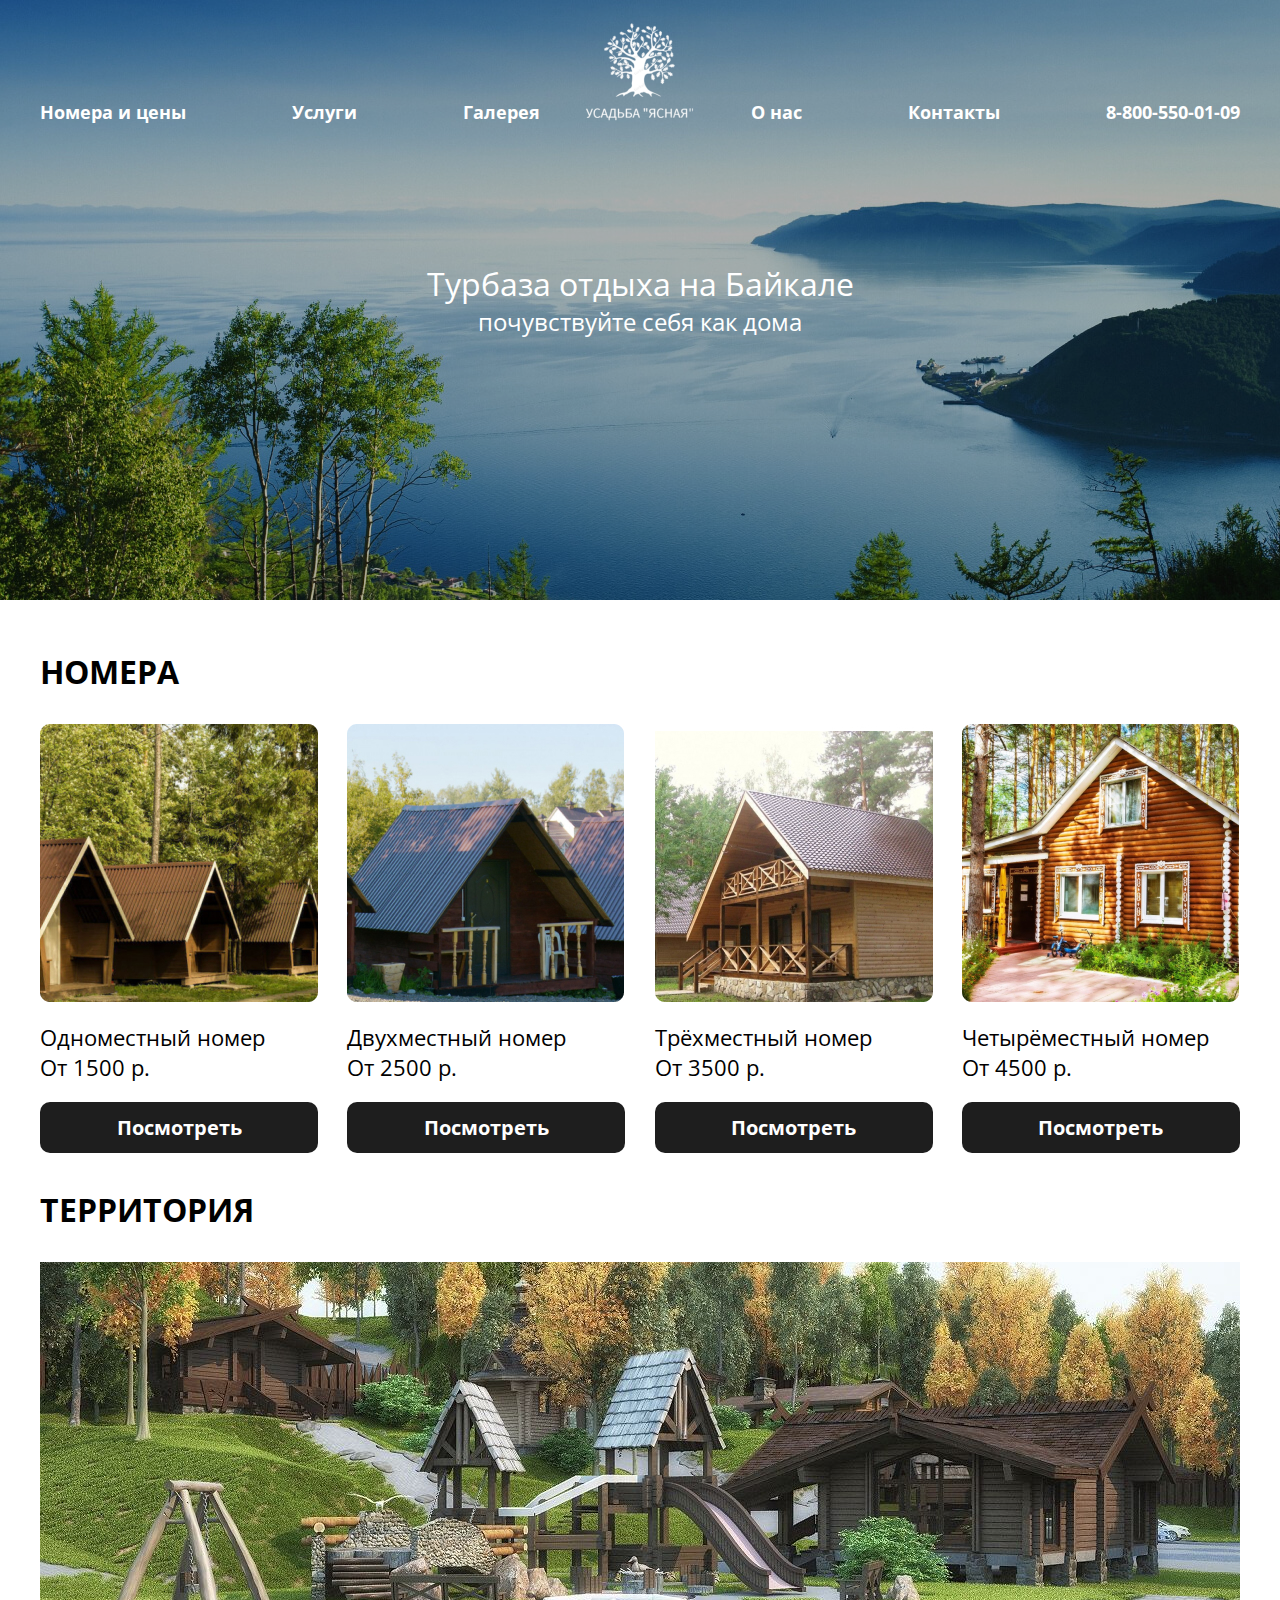
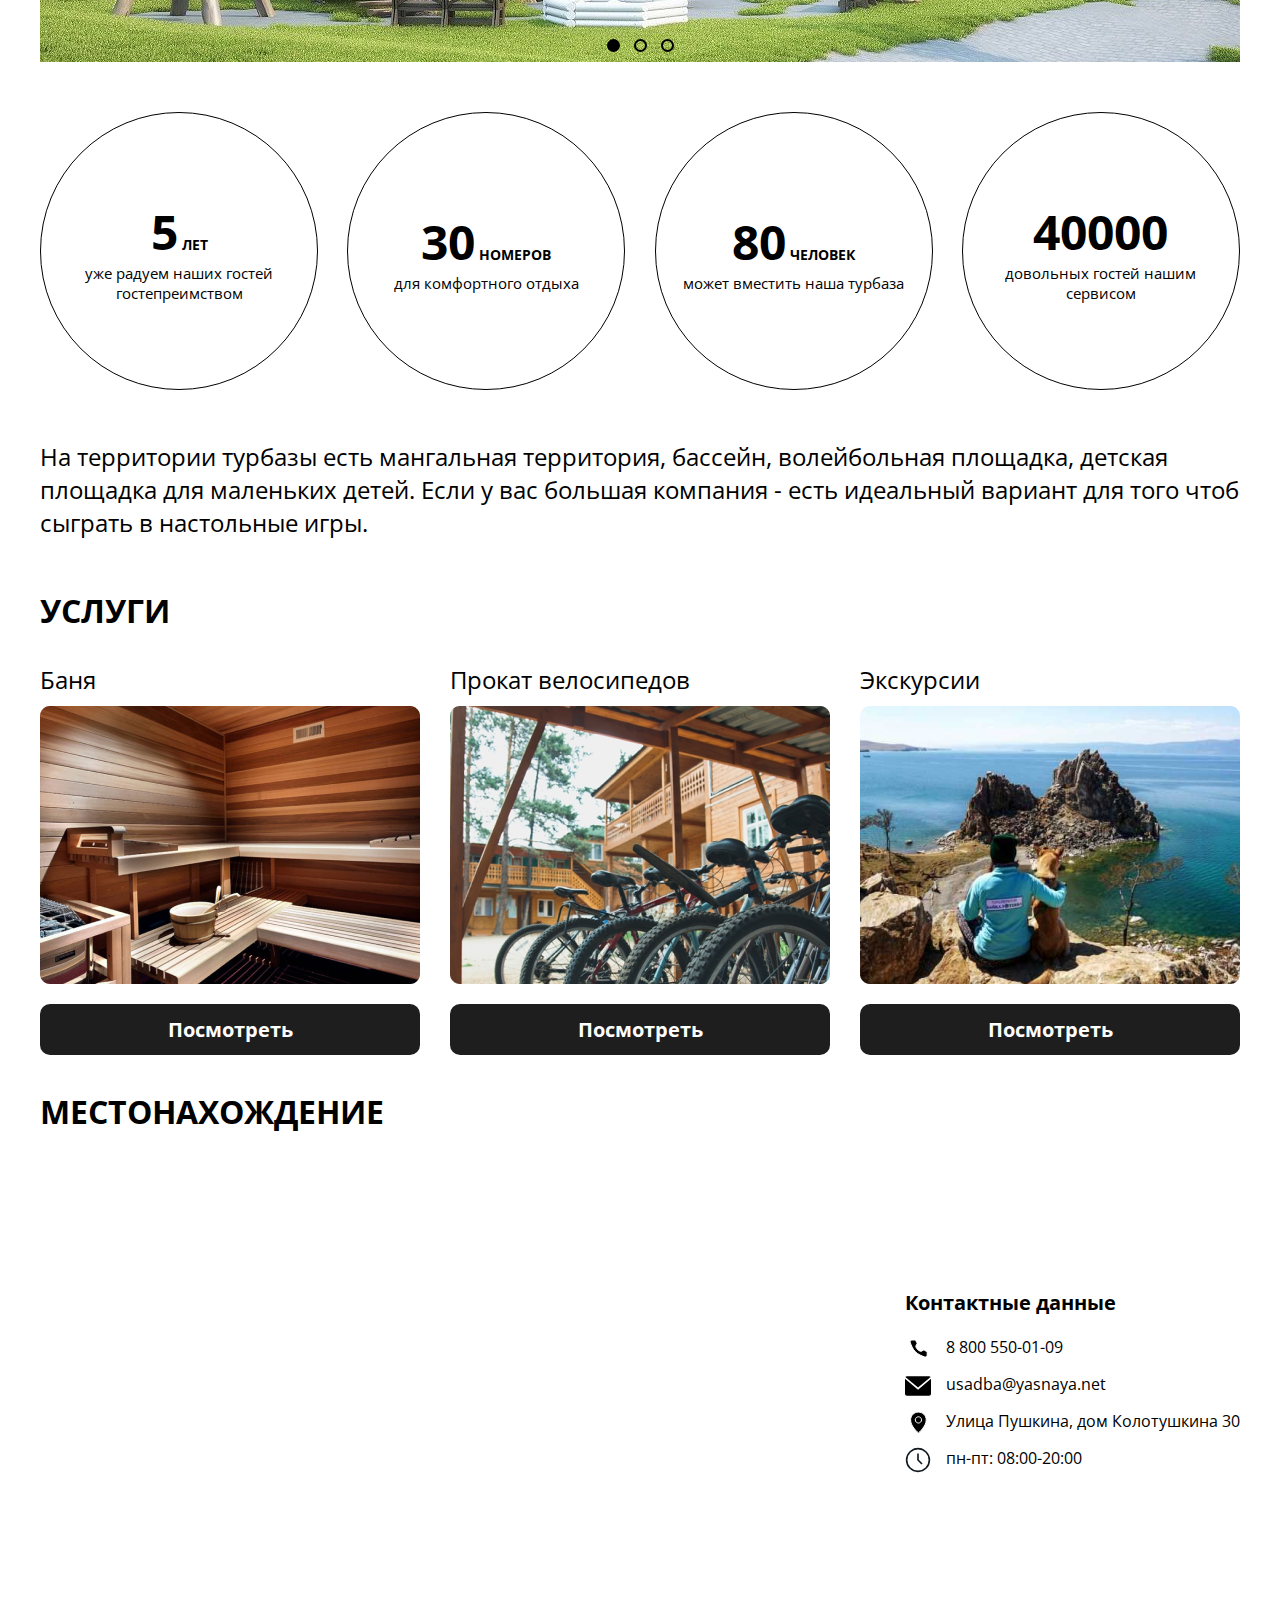
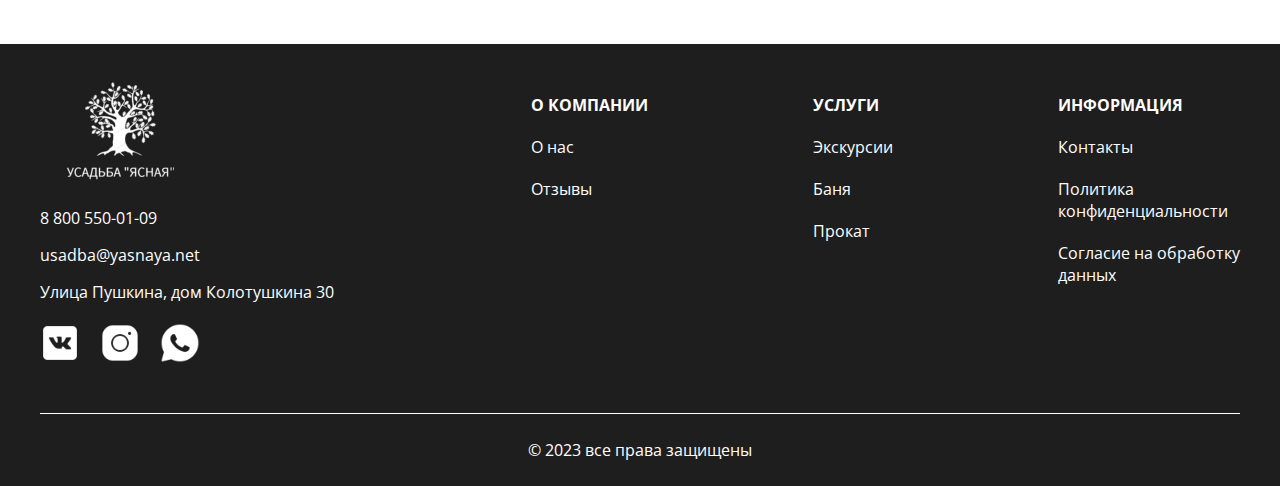
<file: index.html>
<!DOCTYPE html>
<html lang="ru">
<head>
    <meta charset="UTF-8">
    <meta http-equiv="X-UA-Compatible" content="IE=edge">
    <meta name="viewport" content="width=device-width, initial-scale=1.0">
    <title>Document</title>

    <!-- styles -->
    <link rel="stylesheet" href="./css/main.css">
    <link rel="preconnect" href="https://fonts.googleapis.com">
    <link rel="preconnect" href="https://fonts.gstatic.com" crossorigin>
    <link href="https://fonts.googleapis.com/css2?family=Inter:wght@400;700&family=Open+Sans:wght@400;700&display=swap" rel="stylesheet">

    <!-- owlcarousel -->
    <link rel="stylesheet" href="./libs/owlCarousel2/assets/owl.carousel.css">
    <link rel="stylesheet" href="./libs/owlCarousel2/assets/owl.theme.default.css">

</head>
<body>
    <header class="header">
        
        <div class="header__wrapper">
            
                <nav class="nav">
                    <ul class="nav__list">
                        <li class="nav__item"><a href="./rooms.html" class="nav__link">Номера и цены</a></li>
                        <li class="nav__item"><a href="#services" class="nav__link">Услуги</a></li>
                        <li class="nav__item"><a href="./gallery.html" class="nav__link">Галерея</a></li>
                        <li class="nav__item"><img src="./img/logo/logo-2.png" alt="" class="logo"></li>
                        <li class="nav__item"><a href="./info.html" class="nav__link">О нас</a></li>
                        <li class="nav__item"><a href="./contacts.html" class="nav__link">Контакты</a></li>
                        <li class="nav__item"><a href="" class="nav__link">8-800-550-01-09</a></li>
                    </ul>
                </nav>

                <div class="header__mobile-wrapper">
                    <div class="header__mobile">
                        <img src="./img/logo/logo-2.png" alt="" class="logo-mobile">

                        <nav class="mobile-nav">
                            <ul class="mobile-nav__list">
                                <li><a href="#!" class="mobile-nav__link active">Главная</a></li>
                                <li><a href="./info.html" class="mobile-nav__link">Отзывы</a></li>
                                <li><a href="#services" class="mobile-nav__link">Услуги</a></li>
                                <li><a href="#rooms" class="mobile-nav__link">Номера</a></li>
                            </ul>
                            <button class="menu">Меню</button>
                            <button class="close"><img src="./img/header/icon/close.svg" alt=""></button>
                        </nav>
                    </div>
                </div>
                
                <div class="header__content">
                    <div class="header__title">Турбаза отдыха на Байкале</div>
                    <div class="header__disc">почувствуйте себя как дома</div>   
                </div>

            
    
        </div>

    </header>

    <main class="main">
        <div class="container">
            <!-- Комнаты -->
            <section class="rooms" id="rooms">
                <!-- Заголовок секции -->
                <div class="rooms__title">
                    <h2 class="main-title">НОМЕРА</h2>
                </div>
                <!-- карточки номеров -->
                <div class="rooms__cards">
                    <!-- отдельная карточка -->
                    <div class="rooms__card">
                        <img src="./img/main-rooms/room-1.jpg" alt="" class="rooms__img">
                        <h3 class="rooms__desc">Одноместный номер
                            <br>От 1500 р.</h3>
                        <a href="./rooms/one-room.html" class="view">Посмотреть</a>
                    </div>

                    <div class="rooms__card">
                        <img src="./img/main-rooms/room-2.jpg" alt="" class="rooms__img">
                        <h3 class="rooms__desc">Двухместный номер
                            <br>От 2500 р.</h3>
                        <a href="#!" class="view">Посмотреть</a>
                    </div>

                    <div class="rooms__card">
                        <img src="./img/main-rooms/room-3.jpg" alt="" class="rooms__img">
                        <h3 class="rooms__desc">Трёхместный номер
                            <br>От 3500 р.</h3>
                        <a href="#!" class="view">Посмотреть</a>
                    </div>

                    <div class="rooms__card">
                        <img src="./img/main-rooms/room-4.jpg" alt="" class="rooms__img">
                        <h3 class="rooms__desc">Четырёместный номер
                            <br>От 4500 р.</h3>
                        <a href="#!" class="view">Посмотреть</a>
                    </div>

                </div>



            </section>
            <!-- Территория -->
            <section class="territory">

                <div class="territory__title">
                    <h2 class="main-title">ТЕРРИТОРИЯ</h2>
                </div>

                <div class="slider-wrapper">
                    <div class="owl-carousel owl-theme" id="photo-carousel">

                        <div>
                            <img src="./img/main-slider/1.jpg" alt="">
                        </div>

                        <div>
                            <img src="./img/main-slider/2.jpg" alt="">
                        </div>

                        <div>
                            <img src="./img/main-slider/3.jpg" alt="">
                        </div>
                        
                    </div>
                </div>

                <div class="territory__pluses">

                    <div class="territory__plus">
                        <div class="terrytory__number-wrapper">
                            <span class="territory__number">5</span>
                            <span class="territory__number-desc">ЛЕТ</span>
                        </div>
                        <p class="terrytory__plus-description">уже радуем наших гостей гостепреимством</p>
                    </div>

                    <div class="territory__plus">
                        <div class="terrytory__number-wrapper">
                            <span class="territory__number">30</span>
                            <span class="territory__number-desc">НОМЕРОВ</span>
                        </div>
                        <p class="terrytory__plus-description">для комфортного отдыха</p>
                    </div>

                    <div class="territory__plus">
                        <div class="terrytory__number-wrapper">
                            <span class="territory__number">80</span>
                            <span class="territory__number-desc">ЧЕЛОВЕК</span>
                        </div>
                        <p class="terrytory__plus-description">может вместить наша турбаза</p>
                    </div>

                    <div class="territory__plus">
                        <span class="territory__number">40000</span>
                        <p class="terrytory__plus-description">довольных гостей нашим сервисом</p>
                    </div>

                </div>

                <div class="terrytory__desc">
                    <p>На территории турбазы есть мангальная территория, бассейн, волейбольная площадка, детская площадка для маленьких детей. Если у вас большая компания - есть идеальный вариант для того чтоб сыграть в настольные игры.</p>
                </div>





            </section>
            <!-- Услуги -->
            <section class="services" id="services">
                <div class="services__title">
                    <h2 class="main-title">УСЛУГИ</h2>
                </div>

                <div class="services__cards">

                    <div class="services_card">
                        <h3 class="services__card-title">Баня</h3>
                        <img src="./img/main-services/sauna.jpg" alt="" class="services__img">
                        <a href="./bath.html" class="view">Посмотреть</a>
                    </div>

                    <div class="services_card">
                        <h3 class="services__card-title">Прокат велосипедов</h3>
                        <img src="./img/main-services/basycle.jpg" alt="" class="services__img">
                        <a href="./rent.html" class="view">Посмотреть</a>
                    </div>

                    <div class="services_card">
                        <h3 class="services__card-title">Экскурсии</h3>
                        <img src="./img/main-services/turism.jpg" alt="" class="services__img">
                        <a href="./excursion.html" class="view">Посмотреть</a>
                    </div>


                </div>

            </section>

            <section class="mobile-gallery">
                <div class="mobile-gallery__title">
                    <h2 class="main-title">ГАЛЕРЕЯ</h2>
                </div>

                <div class="mobile-gallery__subtitle">
                    <p>Территория</p>
                </div>

                <div class="mobile-gallery__slider-wrapper">
                    <div class="owl-carousel owl-theme" id="photo-carousel-mobile-1">

                        <div>
                            <img src="./img/mobile-gallery/territory/01.jpg" alt="">
                        </div>

                        <div>
                            <img src="./img/mobile-gallery/territory/02.jpg" alt="">
                        </div>

                        <div>
                            <img src="./img/mobile-gallery/territory/03.jpg" alt="">
                        </div>

                        <div>
                            <img src="./img/mobile-gallery/territory/04.jpg" alt="">
                        </div>

                        <div>
                            <img src="./img/mobile-gallery/territory/05.jpg" alt="">
                        </div>
                        
                    </div>
                </div>
                <div class="mobile-gallery__subtitle">
                    <p>Пейзажи</p>
                </div>
                <div class="mobile-gallery__slider-wrapper">
                    <div class="owl-carousel owl-theme" id="photo-carousel-mobile-2">

                        <div>
                            <img src="./img/mobile-gallery/scenery/01.jpg" alt="">
                        </div>

                        <div>
                            <img src="./img/mobile-gallery/scenery/02.jpg" alt="">
                        </div>

                        <div>
                            <img src="./img/mobile-gallery/scenery/03.jpg" alt="">
                        </div>
                        
                    </div>
                </div>

            </section>


            <section class="info">
                <div class="info__title">
                    <h2 class="main-title">О НАС</h2>
                </div>

                <div class="info__defenition">
                    <p><strong> УСАДЬБА “ЯСНАЯ”</strong> - турбаза, где каждый может почувствовать себя как дома, ментально и физически выпустить весь негатив и по настоящему “расслабиться”</p>
                </div>

                <div class="info__wrapper">
                    <div class="info__img-wrapper">
                        <img src="./img/main-info/video.jpg" alt="video" class="info__img">
                        <a href="https://www.youtube.com/watch?v=s0hjeF47b-c" class="info__video-link tube"><img src="./img/main-info/icon/play-button.png" alt="play"></a>
                    </div>

                    <div class="info__decription">
                        <p class="info__description-item">База для отдыха “Ясная” находится в Большом Голоустном на берегу озера Байкала.</p>
                        <p class="info__description-item">Идеальное место для посиделок с семьей или компанией друзей. Деревянные домики, природа, свежий воздух - секрет вашего здоровья и отличного настроения.</p>
                        <p class="info__description-item">Вместительность номеров от 1 до 4 человек, много пространства для каждой персоны.</p>
                    </div>
                </div>

                <div class="info__advantages">

                    <div class="info__title">
                        <h2 class="main-title">ПРЕИМУЩЕСТВА</h2>
                    </div>
                    
                    <div class="info__advantages-wrapper">

                        <div class="info__advantages-card">
                            <img src="./img/main-info/icon/nature.svg" alt="nature">
                            <div class="info__advantages-desc"><p>озеро в двух шагах</p></div>
                        </div>

                        <div class="info__advantages-card">
                            <img src="./img/main-info/icon/wifi.svg" alt="wifi">
                            <div class="info__advantages-desc"><p>бесплатный Wi-fi</p></div>
                        </div>

                        <div class="info__advantages-card">
                            <img src="./img/main-info/icon/territory.svg" alt="territory">
                            <div class="info__advantages-desc"><p>мангальная территория</p></div>
                        </div>

                        <div class="info__advantages-card">
                            <img src="./img/main-info/icon/voleyball.svg" alt="volleyball">
                            <div class="info__advantages-desc"><p>воллейбольная площадка</p></div>
                        </div>

                        <div class="info__advantages-card">
                            <img src="./img/main-info/icon/games.svg" alt="games">
                            <div class="info__advantages-desc"><p>разнообразие настольных игр</p></div>
                        </div>

                        <div class="info__advantages-card">
                            <img src="./img/main-info/icon/dog.svg" alt="dog">
                            <div class="info__advantages-desc"><p>возможность взять пушистого друга с собой</p></div>
                        </div>

                    </div>


                    

                </div>



            </section>
            
            <!-- Местоположение -->
            <section class="location">

                <div class="location__title">
                    <h2 class="main-title">МЕСТОНАХОЖДЕНИЕ</h2>
                </div>
                

                <div class="location__wrapper">
                    <iframe src="https://yandex.ru/map-widget/v1/?um=constructor%3A5bb48ea7afb78ec0a8cd1a771931608bfed033b1eed67814f566165fd34c071c&amp;source=constructor" width="790" height="430" frameborder="0" class="map"></iframe>
                    <div class="location__contacts">
                        <h3 class="location__contacts-title">Контактные данные</h3>
                        <ul class="location__list">
                            <li class="location__list-item phone"><a href="tel:+798005500109">8 800 550-01-09</a></li>
                            <li class="location__list-item mail"><a href="mailto:usadba@yasnaya.net">usadba@yasnaya.net</a></li>
                            <li class="location__list-item adress">Улица Пушкина, дом Колотушкина 30</li>
                            <li class="location__list-item time">пн-пт: 08:00-20:00</li>
                        </ul>
                    </div>
                </div>


            </section>
        </div>
    </main>

    <footer class="footer">

        <div class="container">
            <div class="footer__items">
                <div class="footer__copyright">
                    <img src="./img/logo/logo.png" alt="logo" class="footer__logo">
                    <div class="footer__contacts-wrapper">
                        <a href="tel:+798005500109" class="footer__contacts-item">8 800 550-01-09</a>
                        <a href="mailto:usadba@yasnaya.net" class="footer__contacts-item">usadba@yasnaya.net</a>
                        <p class="footer__contacts-item">Улица Пушкина, дом Колотушкина 30</p>
                    </div>

                    <div class="footer__icons">
                        <a href="#!"><img src="./img/footer/icons/vk.svg" alt="vk"></a>
                        <a href="#!"><img src="./img/footer/icons/instagramm.svg" alt="insta"></a>
                        <a href="#!"><img src="./img/footer/icons/whatsapp.svg" alt="whatsapp"></a>
                    </div>
                </div>

                <div class="footer__widgets">

                    <div class="footer__widget">
                        <div class="footer__title">
                            <h2>О КОМПАНИИ</h2>
                        </div>
                        <ul class="footer__list">
                            <li class="footer__list-item"><a href="./info.html">О нас</a></li>
                            <li class="footer__list-item"><a href="./info.html">Отзывы</a></li>
                        </ul>
                    </div>

                    <div class="footer__widget">
                        <div class="footer__title">
                            <h2>УСЛУГИ</h2>
                        </div>
                        <ul class="footer__list">
                            <li class="footer__list-item"><a href="./excursion.html">Экскурсии</a></li>
                            <li class="footer__list-item"><a href="./bath.html">Баня</a></li>
                            <li class="footer__list-item"><a href="">Прокат</a></li>
                        </ul>
                    </div>

                    <div class="footer__widget">
                        <div class="footer__title">
                            <h2>ИНФОРМАЦИЯ</h2>
                        </div>
                        <ul class="footer__list">
                            <li class="footer__list-item"><a href="">Контакты</a></li>
                            <li class="footer__list-item"><a href="">Политика <br>конфиденциальности</a></li>
                            <li class="footer__list-item"><a href="">Согласие на обработку <br> данных</a></li>
                        </ul>
                    </div>

                </div>
            </div>

            <div class="footer__rights">
                <p>© 2023 все права защищены</p>
            </div>
        </div>

    </footer>

    <!-- vendor script -->
    <script src="./libs/jquery/jquery-3.6.0.min.js"></script>
    <script src="./libs/owlCarousel2/owl.carousel.min.js"></script>


    <!-- users-script -->
    <script src="./js/main.js"></script>
    <script src="./js/menu.js"></script>
</body>
</html>
</file>
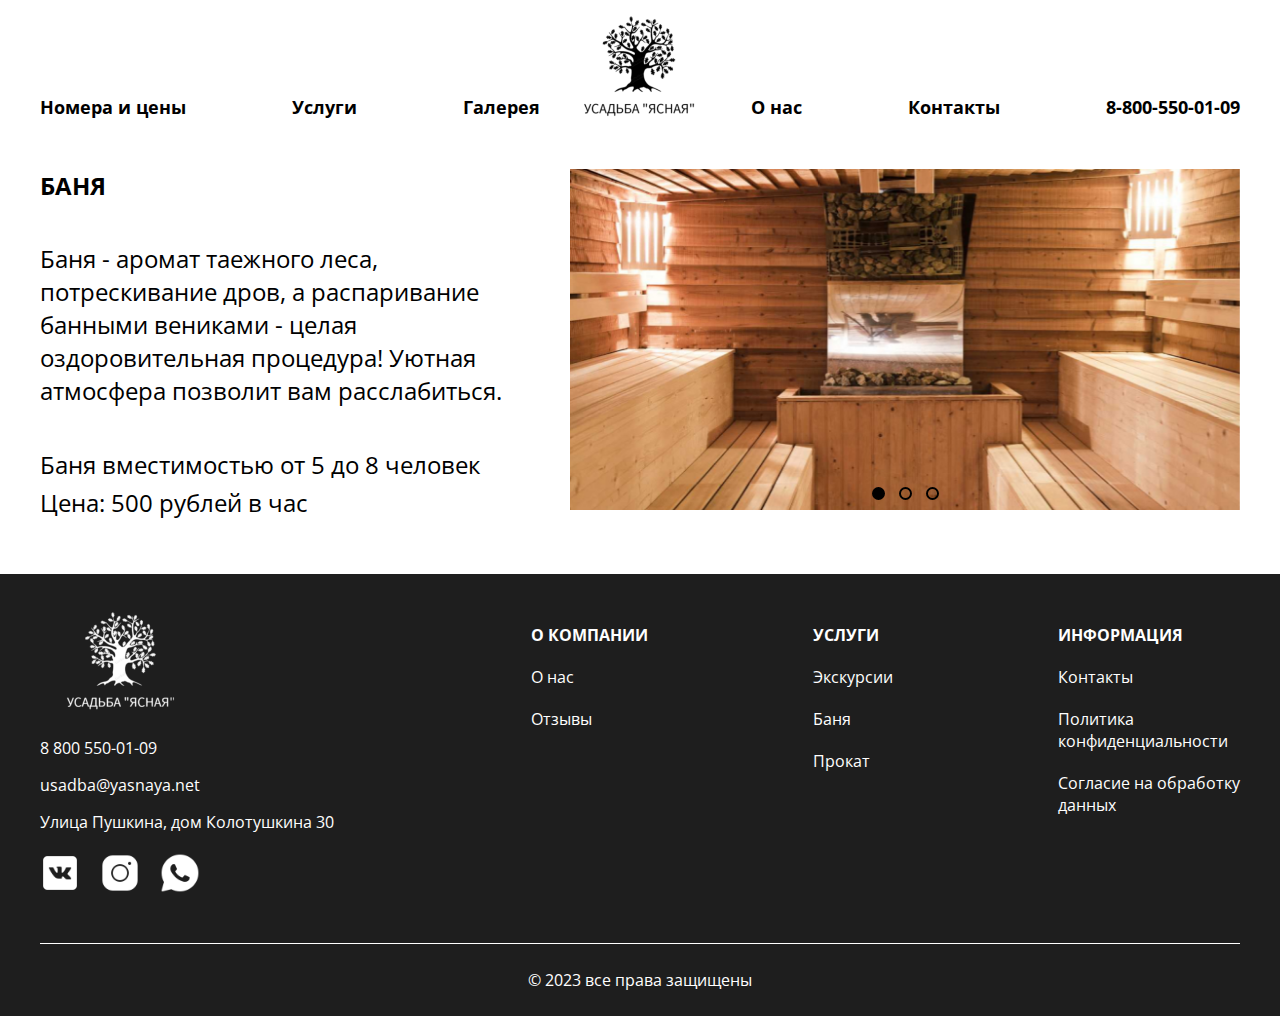
<file: bath.html>
<!DOCTYPE html>
<html lang="en">
<head>
    <meta charset="UTF-8">
    <meta http-equiv="X-UA-Compatible" content="IE=edge">
    <meta name="viewport" content="width=device-width, initial-scale=1.0">
    <title>Document</title>
    <link rel="stylesheet" href="./css/main.css">
    <link href="https://fonts.googleapis.com/css2?family=Inter:wght@400;700&family=Open+Sans:wght@400;700&display=swap" rel="stylesheet">

    <link rel="stylesheet" href="./libs/owlCarousel2/assets/owl.carousel.css">
    <link rel="stylesheet" href="./libs/owlCarousel2/assets/owl.theme.default.css">

    
</head>
<body>
    <header class="header-pages">
        <div class="header-pages__wrapper">
            <nav class="nav nav--dark">
                <ul class="nav__list">
                    <li class="nav__item"><a href="./rooms.html" class="nav__link">Номера и цены</a></li>
                    <li class="nav__item"><a href="./index.html#services" class="nav__link">Услуги</a></li>
                    <li class="nav__item"><a href="#!" class="nav__link">Галерея</a></li>
                    <li class="nav__item"><a href="./index.html"><img src="./img/logo/logo-black.png" alt="" class="logo"></a></li>
                    <li class="nav__item"><a href="./info.html" class="nav__link">О нас</a></li>
                    <li class="nav__item"><a href="./contacts.html" class="nav__link">Контакты</a></li>
                    <li class="nav__item"><a href="" class="nav__link">8-800-550-01-09</a></li>
                </ul>
            </nav>

            <div class="header__mobile-wrapper">
                <div class="header__mobile">
                    <a href="./index.html"><img src="./img/logo/logo-black.png" alt="" class="logo-mobile"></a>
                    <nav class="mobile-nav">
                        <ul class="mobile-nav__list">
                            <li><a href="./index.html" class="mobile-nav__link">Главная</a></li>
                            <li><a href="./info.html" class="mobile-nav__link">Отзывы</a></li>
                            <li><a href="./index.html#services" class="mobile-nav__link">Услуги</a></li>
                            <li><a href="./index.html#rooms" class="mobile-nav__link">Номера</a></li>
                        </ul>
                        <button class="menu menu--black">Меню</button>
                        <button class="close"><img src="./img/header/icon/close.svg" alt=""></button>
                    </nav>
                </div>
            </div>
        </div>
    </header>

    <section class="bath">
        <div class="container">
            <div class="bath__row">
                <div class="bath__content">
                    <div class="bath__title">
                        <h2 class="section-title">БАНЯ</h2>
                    </div>
                    <div class="bath__desc">
                        <p>Баня - аромат таежного леса, потрескивание дров, а распаривание банными вениками - целая оздоровительная процедура! Уютная атмосфера позволит вам расслабиться.</p>
                    </div>
                    <div class="bath__capacity">
                        <p>Баня вместимостью от 5 до 8 человек</p>
                    </div>
                    <div class="bath__price">Цена: 500 рублей в час</div>
                </div>

                <div class="bath__slider-wrapper">

                    <div class="owl-carousel owl-theme" id="photo-carousel-2">

                        <div>
                            <img src="./img/bath/01.jpg" alt="">
                        </div>

                        <div>
                            <img src="./img/bath/02.jpg" alt="">
                        </div>

                        <div>
                            <img src="./img/bath/03.jpg" alt="">
                        </div>
                        
                    </div>

                </div>

            </div>
        </div>
    </section>



    <footer class="footer">

        <div class="container">
            <div class="footer__items">
                <div class="footer__copyright">
                    <img src="./img/logo/logo.png" alt="logo" class="footer__logo">
                    <div class="footer__contacts-wrapper">
                        <a href="tel:+798005500109" class="footer__contacts-item">8 800 550-01-09</a>
                        <a href="mailto:usadba@yasnaya.net" class="footer__contacts-item">usadba@yasnaya.net</a>
                        <p class="footer__contacts-item">Улица Пушкина, дом Колотушкина 30</p>
                    </div>

                    <div class="footer__icons">
                        <a href="#!"><img src="./img/footer/icons/vk.svg" alt="vk"></a>
                        <a href="#!"><img src="./img/footer/icons/instagramm.svg" alt="insta"></a>
                        <a href="#!"><img src="./img/footer/icons/whatsapp.svg" alt="whatsapp"></a>
                    </div>
                </div>

                <div class="footer__widgets">

                    <div class="footer__widget">
                        <div class="footer__title">
                            <h2>О КОМПАНИИ</h2>
                        </div>
                        <ul class="footer__list">
                            <li class="footer__list-item"><a href="./info.html">О нас</a></li>
                            <li class="footer__list-item"><a href="">Отзывы</a></li>
                        </ul>
                    </div>

                    <div class="footer__widget">
                        <div class="footer__title">
                            <h2>УСЛУГИ</h2>
                        </div>
                        <ul class="footer__list">
                            <li class="footer__list-item"><a href="">Экскурсии</a></li>
                            <li class="footer__list-item"><a href="">Баня</a></li>
                            <li class="footer__list-item"><a href="">Прокат</a></li>
                        </ul>
                    </div>

                    <div class="footer__widget">
                        <div class="footer__title">
                            <h2>ИНФОРМАЦИЯ</h2>
                        </div>
                        <ul class="footer__list">
                            <li class="footer__list-item"><a href="">Контакты</a></li>
                            <li class="footer__list-item"><a href="">Политика <br>конфиденциальности</a></li>
                            <li class="footer__list-item"><a href="">Согласие на обработку <br> данных</a></li>
                        </ul>
                    </div>

                </div>
            </div>

            <div class="footer__rights">
                <p>© 2023 все права защищены</p>
            </div>
        </div>

    </footer>


    <script src="./libs/jquery/jquery-3.6.0.min.js"></script>
    <script src="./libs/owlCarousel2/owl.carousel.min.js"></script>

    <script src="./js/main.js"></script>
    <script src="./js/menu.js"></script>
</body>
</html>
</file>
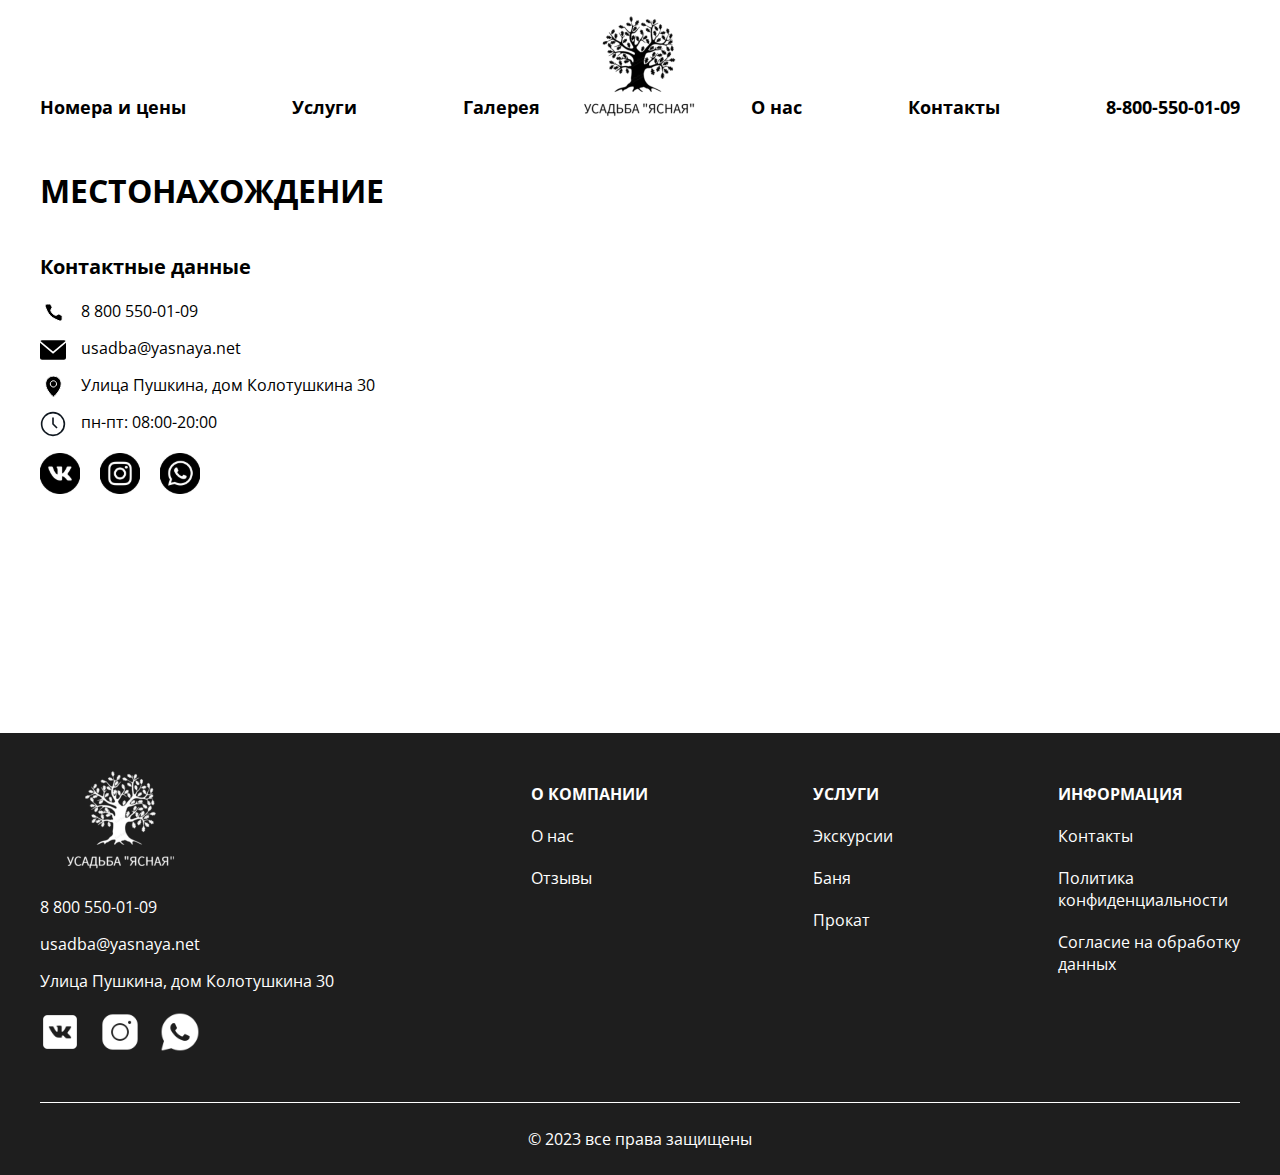
<file: contacts.html>
<!DOCTYPE html>
<html lang="en">
<head>
    <meta charset="UTF-8">
    <meta http-equiv="X-UA-Compatible" content="IE=edge">
    <meta name="viewport" content="width=device-width, initial-scale=1.0">
    <title>Document</title>
    <link rel="stylesheet" href="./css/main.css">
    <link href="https://fonts.googleapis.com/css2?family=Inter:wght@400;700&family=Open+Sans:wght@400;700&display=swap" rel="stylesheet">

    <!-- библиотека для видео -->
</head>
<body>
    <header class="header-pages">
        <div class="header-pages__wrapper">
            <nav class="nav nav--dark">
                <ul class="nav__list">
                    <li class="nav__item"><a href="./rooms.html" class="nav__link">Номера и цены</a></li>
                    <li class="nav__item"><a href="./index.html#services" class="nav__link">Услуги</a></li>
                    <li class="nav__item"><a href="./gallery.html" class="nav__link">Галерея</a></li>
                    <li class="nav__item"><a href="./index.html"><img src="./img/logo/logo-black.png" alt="" class="logo"></a></li>
                    <li class="nav__item"><a href="./info.html" class="nav__link">О нас</a></li>
                    <li class="nav__item"><a href="#!" class="nav__link">Контакты</a></li>
                    <li class="nav__item"><a href="" class="nav__link">8-800-550-01-09</a></li>
                </ul>
            </nav>

            <div class="header__mobile-wrapper">
                <div class="header__mobile">
                    <a href="./index.html"><img src="./img/logo/logo-black.png" alt="" class="logo-mobile"></a>
                    <button class="menu menu--black">Меню</button>
                </div>
            </div>
        </div>
    </header>


    <section class="contacts">
        <div class="container">

            <div class="cotnacts__title">
                <h2 class="main-title">МЕСТОНАХОЖДЕНИЕ</h2>
            </div>
            <div class="contacts__wrapper">
                <div class="location__contacts">
                    <h3 class="location__contacts-title">Контактные данные</h3>
                    <ul class="location__list">
                        <li class="location__list-item phone"><a href="tel:+798005500109">8 800 550-01-09</a></li>
                        <li class="location__list-item mail"><a href="mailto:usadba@yasnaya.net">usadba@yasnaya.net</a></li>
                        <li class="location__list-item adress">Улица Пушкина, дом Колотушкина 30</li>
                        <li class="location__list-item time">пн-пт: 08:00-20:00</li>
                    </ul>

                    <div class="contacts__icon">
                        <a href="#!"><img src="./img/contacts/icon/vk.svg" alt="vk"></a>
                        <a href="#!"><img src="./img/contacts/icon/insta.svg" alt="insta"></a>
                        <a href="#!"><img src="./img/contacts/icon/whatsapp.svg" alt="whatsapp"></a>
                    </div>
                </div>

                <iframe src="https://yandex.ru/map-widget/v1/?um=constructor%3A5bb48ea7afb78ec0a8cd1a771931608bfed033b1eed67814f566165fd34c071c&amp;source=constructor" width="790" height="430" frameborder="0" class="map"></iframe>
            </div>


        </div>
    </section>

    <footer class="footer">

        <div class="container">
            <div class="footer__items">
                <div class="footer__copyright">
                    <img src="./img/logo/logo.png" alt="logo" class="footer__logo">
                    <div class="footer__contacts-wrapper">
                        <a href="tel:+798005500109" class="footer__contacts-item">8 800 550-01-09</a>
                        <a href="mailto:usadba@yasnaya.net" class="footer__contacts-item">usadba@yasnaya.net</a>
                        <p class="footer__contacts-item">Улица Пушкина, дом Колотушкина 30</p>
                    </div>

                    <div class="footer__icons">
                        <a href="#!"><img src="./img/footer/icons/vk.svg" alt="vk"></a>
                        <a href="#!"><img src="./img/footer/icons/instagramm.svg" alt="insta"></a>
                        <a href="#!"><img src="./img/footer/icons/whatsapp.svg" alt="whatsapp"></a>
                    </div>
                </div>

                <div class="footer__widgets">

                    <div class="footer__widget">
                        <div class="footer__title">
                            <h2>О КОМПАНИИ</h2>
                        </div>
                        <ul class="footer__list">
                            <li class="footer__list-item"><a href="./info.html">О нас</a></li>
                            <li class="footer__list-item"><a href="">Отзывы</a></li>
                        </ul>
                    </div>

                    <div class="footer__widget">
                        <div class="footer__title">
                            <h2>УСЛУГИ</h2>
                        </div>
                        <ul class="footer__list">
                            <li class="footer__list-item"><a href="">Экскурсии</a></li>
                            <li class="footer__list-item"><a href="">Баня</a></li>
                            <li class="footer__list-item"><a href="">Прокат</a></li>
                        </ul>
                    </div>

                    <div class="footer__widget">
                        <div class="footer__title">
                            <h2>ИНФОРМАЦИЯ</h2>
                        </div>
                        <ul class="footer__list">
                            <li class="footer__list-item"><a href="">Контакты</a></li>
                            <li class="footer__list-item"><a href="">Политика <br>конфиденциальности</a></li>
                            <li class="footer__list-item"><a href="">Согласие на обработку <br> данных</a></li>
                        </ul>
                    </div>

                </div>
            </div>

            <div class="footer__rights">
                <p>© 2023 все права защищены</p>
            </div>
        </div>

    </footer>
</body>
</html>
</file>
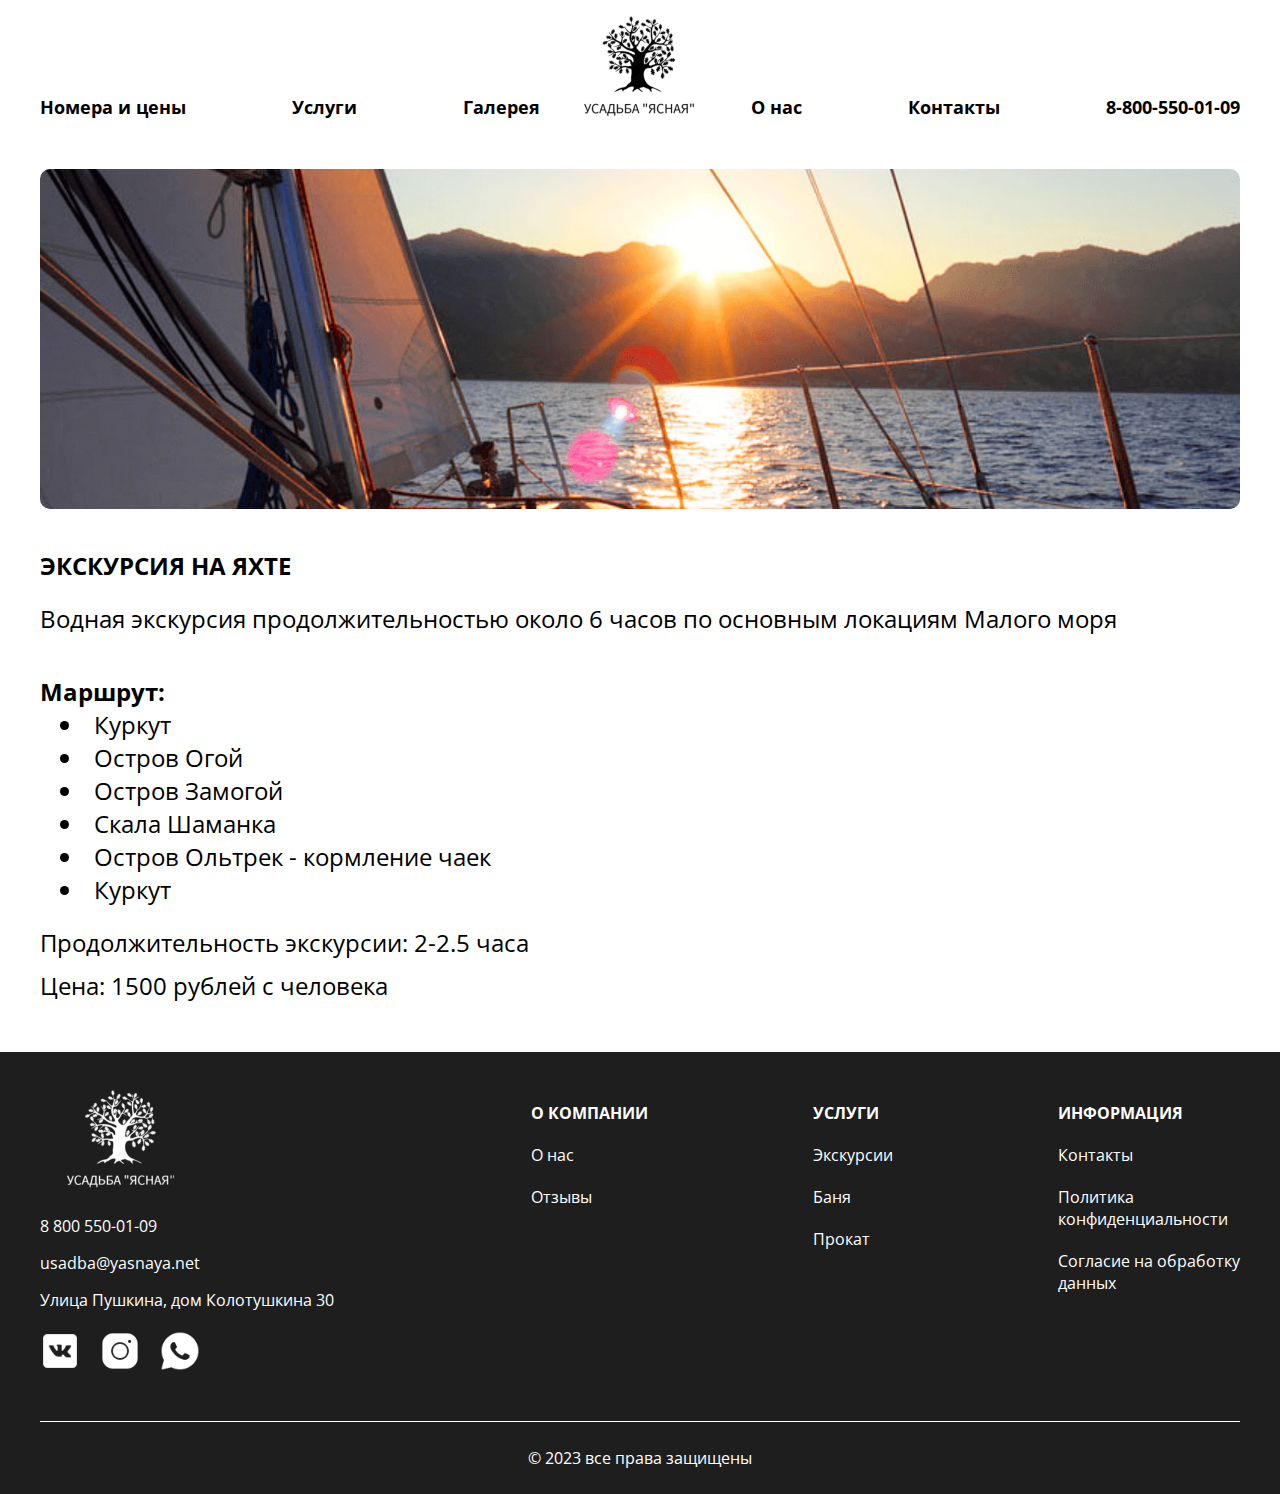
<file: excursion-yacht.html>
<!DOCTYPE html>
<html lang="en">
<head>
    <meta charset="UTF-8">
    <meta http-equiv="X-UA-Compatible" content="IE=edge">
    <meta name="viewport" content="width=device-width, initial-scale=1.0">
    <title>Document</title>
    <link rel="stylesheet" href="./css/main.css">
    <link href="https://fonts.googleapis.com/css2?family=Inter:wght@400;700&family=Open+Sans:wght@400;700&display=swap" rel="stylesheet">

    <!-- библиотека для видео -->
</head>
<body>
    <header class="header-pages">
        <div class="header-pages__wrapper">
            <nav class="nav nav--dark">
                <ul class="nav__list">
                    <li class="nav__item"><a href="./rooms.html" class="nav__link">Номера и цены</a></li>
                    <li class="nav__item"><a href="./index.html#services" class="nav__link">Услуги</a></li>
                    <li class="nav__item"><a href="#!" class="nav__link">Галерея</a></li>
                    <li class="nav__item"><a href="./index.html"><img src="./img/logo/logo-black.png" alt="" class="logo"></a></li>
                    <li class="nav__item"><a href="./info.html" class="nav__link">О нас</a></li>
                    <li class="nav__item"><a href="./contacts.html" class="nav__link">Контакты</a></li>
                    <li class="nav__item"><a href="" class="nav__link">8-800-550-01-09</a></li>
                </ul>
            </nav>

            <div class="header__mobile-wrapper">
                <div class="header__mobile">
                    <a href="./index.html"><img src="./img/logo/logo-black.png" alt="" class="logo-mobile"></a>
                    <nav class="mobile-nav">
                        <ul class="mobile-nav__list">
                            <li><a href="./index.html" class="mobile-nav__link">Главная</a></li>
                            <li><a href="./info.html" class="mobile-nav__link">Отзывы</a></li>
                            <li><a href="./index.html#services" class="mobile-nav__link">Услуги</a></li>
                            <li><a href="./index.html#rooms" class="mobile-nav__link">Номера</a></li>
                        </ul>
                        <button class="menu menu--black">Меню</button>
                        <button class="close"><img src="./img/header/icon/close.svg" alt=""></button>
                    </nav>
                </div>
            </div>
        </div>
    </header>


    <section class="excursion-item">
        <div class="container">
            <img src="./img/excursions/boat/01.jpg" alt="boat" class="excursion-item__img">
            <div class="excursion-item__title">
                <h2 class="section-title">ЭКСКУРСИЯ НА ЯХТЕ</h2>
            </div>
            <div class="excursion-item__desc">
                <p>Водная экскурсия продолжительностью около 6 часов по основным локациям Малого моря</p>
            </div>
            <div class="excursion-item__list-title">
                <h3>Маршрут:</h3>
            </div>
            <ul class="excursion-item__list">
                <li class="excursion-item__list-item">Куркут</li>
                <li class="excursion-item__list-item">Остров Огой </li>
                <li class="excursion-item__list-item">Остров Замогой</li>
                <li class="excursion-item__list-item">Скала Шаманка</li>
                <li class="excursion-item__list-item">Остров Ольтрек - кормление чаек</li>
                <li class="excursion-item__list-item">Куркут</li>
            </ul>

            <div class="excursion-item__time">
                <p>Продолжительность экскурсии: 2-2.5 часа</p>
            </div>

            <div class="excursion-item__price">
                <p>Цена: 1500 рублей с человека</p>
            </div>


        </div>
    </section>



    <footer class="footer">

        <div class="container">
            <div class="footer__items">
                <div class="footer__copyright">
                    <img src="./img/logo/logo.png" alt="logo" class="footer__logo">
                    <div class="footer__contacts-wrapper">
                        <a href="tel:+798005500109" class="footer__contacts-item">8 800 550-01-09</a>
                        <a href="mailto:usadba@yasnaya.net" class="footer__contacts-item">usadba@yasnaya.net</a>
                        <p class="footer__contacts-item">Улица Пушкина, дом Колотушкина 30</p>
                    </div>

                    <div class="footer__icons">
                        <a href="#!"><img src="./img/footer/icons/vk.svg" alt="vk"></a>
                        <a href="#!"><img src="./img/footer/icons/instagramm.svg" alt="insta"></a>
                        <a href="#!"><img src="./img/footer/icons/whatsapp.svg" alt="whatsapp"></a>
                    </div>
                </div>

                <div class="footer__widgets">

                    <div class="footer__widget">
                        <div class="footer__title">
                            <h2>О КОМПАНИИ</h2>
                        </div>
                        <ul class="footer__list">
                            <li class="footer__list-item"><a href="./info.html">О нас</a></li>
                            <li class="footer__list-item"><a href="">Отзывы</a></li>
                        </ul>
                    </div>

                    <div class="footer__widget">
                        <div class="footer__title">
                            <h2>УСЛУГИ</h2>
                        </div>
                        <ul class="footer__list">
                            <li class="footer__list-item"><a href="">Экскурсии</a></li>
                            <li class="footer__list-item"><a href="">Баня</a></li>
                            <li class="footer__list-item"><a href="">Прокат</a></li>
                        </ul>
                    </div>

                    <div class="footer__widget">
                        <div class="footer__title">
                            <h2>ИНФОРМАЦИЯ</h2>
                        </div>
                        <ul class="footer__list">
                            <li class="footer__list-item"><a href="">Контакты</a></li>
                            <li class="footer__list-item"><a href="">Политика <br>конфиденциальности</a></li>
                            <li class="footer__list-item"><a href="">Согласие на обработку <br> данных</a></li>
                        </ul>
                    </div>

                </div>
            </div>

            <div class="footer__rights">
                <p>© 2023 все права защищены</p>
            </div>
        </div>

    </footer>

    <script src="./js/menu.js"></script>
</body>
</html>
</file>
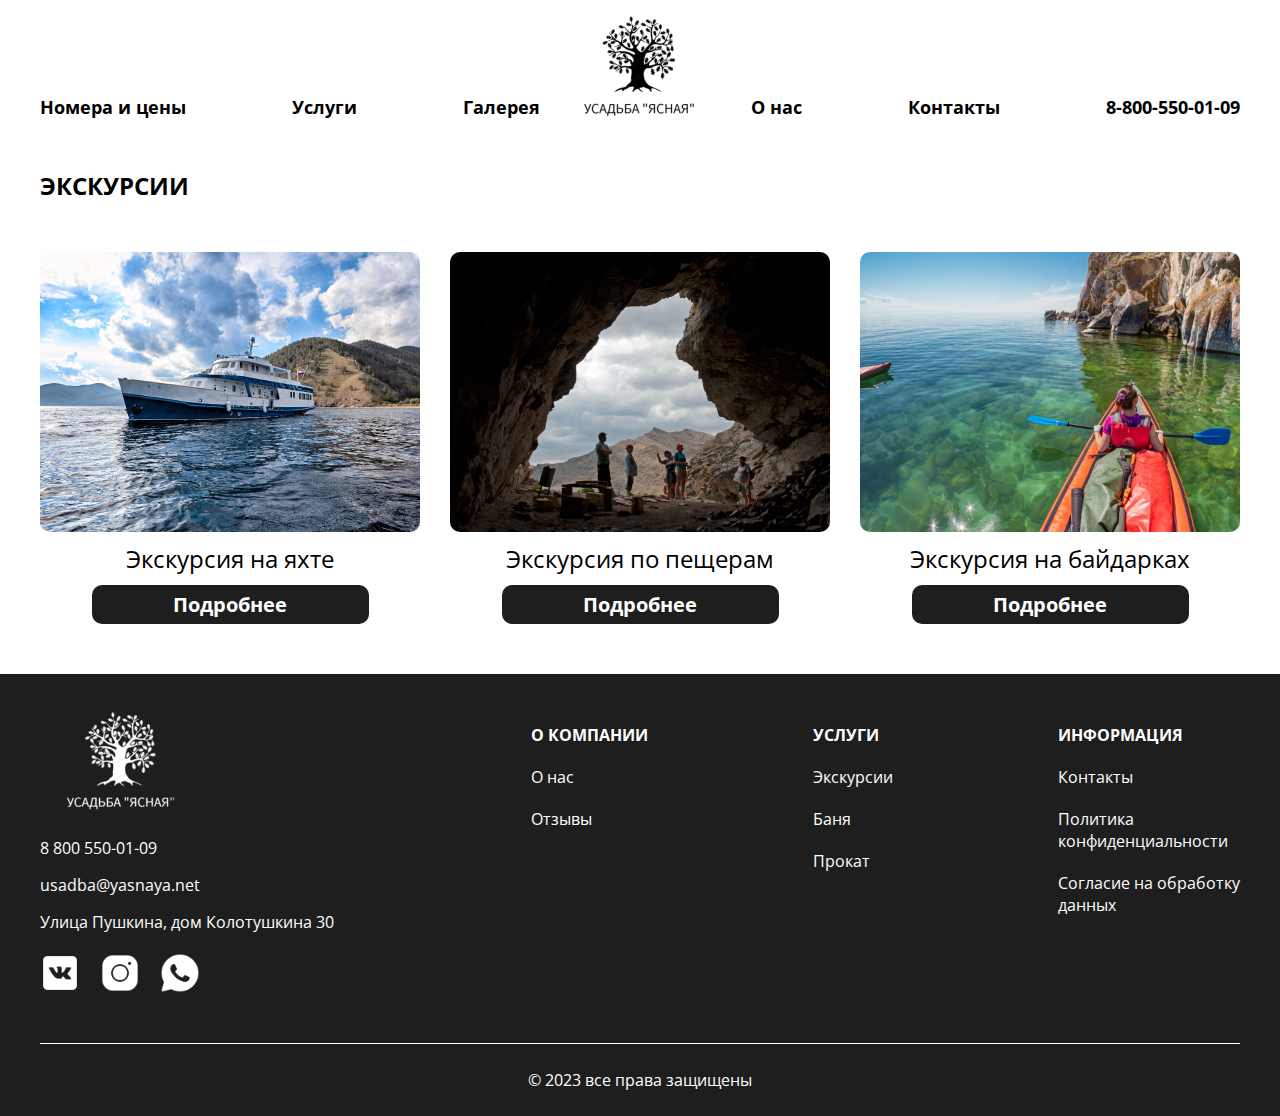
<file: excursion.html>
<!DOCTYPE html>
<html lang="en">
<head>
    <meta charset="UTF-8">
    <meta http-equiv="X-UA-Compatible" content="IE=edge">
    <meta name="viewport" content="width=device-width, initial-scale=1.0">
    <title>Document</title>
    <link rel="stylesheet" href="./css/main.css">
    <link href="https://fonts.googleapis.com/css2?family=Inter:wght@400;700&family=Open+Sans:wght@400;700&display=swap" rel="stylesheet">

    <!-- библиотека для видео -->
</head>
<body>
    <header class="header-pages">
        <div class="header-pages__wrapper">
            <nav class="nav nav--dark">
                <ul class="nav__list">
                    <li class="nav__item"><a href="./rooms.html" class="nav__link">Номера и цены</a></li>
                    <li class="nav__item"><a href="./index.html#services" class="nav__link">Услуги</a></li>
                    <li class="nav__item"><a href="#!" class="nav__link">Галерея</a></li>
                    <li class="nav__item"><a href="./index.html"><img src="./img/logo/logo-black.png" alt="" class="logo"></a></li>
                    <li class="nav__item"><a href="./info.html" class="nav__link">О нас</a></li>
                    <li class="nav__item"><a href="./contacts.html" class="nav__link">Контакты</a></li>
                    <li class="nav__item"><a href="" class="nav__link">8-800-550-01-09</a></li>
                </ul>
            </nav>

            <div class="header__mobile-wrapper">
                <div class="header__mobile">
                    <a href="./index.html"><img src="./img/logo/logo-black.png" alt="" class="logo-mobile"></a>

                    <nav class="mobile-nav">
                        <ul class="mobile-nav__list">
                            <li><a href="./index.html" class="mobile-nav__link">Главная</a></li>
                            <li><a href="./info.html" class="mobile-nav__link">Отзывы</a></li>
                            <li><a href="#services" class="mobile-nav__link">Услуги</a></li>
                            <li><a href="#rooms" class="mobile-nav__link">Номера</a></li>
                        </ul>
                        <button class="menu menu--black">Меню</button>
                        <button class="close"><img src="./img/header/icon/close.svg" alt=""></button>
                    </nav>
                </div>
            </div>
        </div>
    </header>


    <section class="excursion">
        <div class="container">

            <div class="excursion__title">
                <h2 class="section-title">ЭКСКУРСИИ</h2>
            </div>

            <div class="excursion__cards">

                <div class="excursion__card">
                    <img src="./img/excursions/03.jpg" alt="yacht">
                    <div class="excursion__subtitle">
                        <h3>Экскурсия на яхте</h3>
                    </div>
                    <div class="excursion__button">
                        <a href="./excursion-yacht.html" class="button-more">Подробнее</a>
                    </div>
                </div>

                <div class="excursion__card">
                    <img src="./img/excursions/02.jpg" alt="yacht">
                    <div class="excursion__subtitle">
                        <h3>Экскурсия по пещерам</h3>
                    </div>
                    <div class="excursion__button">
                        <a href="#!" class="button-more">Подробнее</a>
                    </div>
                </div>

                <div class="excursion__card">
                    <img src="./img/excursions/01.jpg" alt="yacht">
                    <div class="excursion__subtitle">
                        <h3>Экскурсия на байдарках</h3>
                    </div>
                    <div class="excursion__button">
                        <a href="#!" class="button-more">Подробнее</a>
                    </div>
                </div>

            </div>


        </div>
    </section>



    <footer class="footer">

        <div class="container">
            <div class="footer__items">
                <div class="footer__copyright">
                    <img src="./img/logo/logo.png" alt="logo" class="footer__logo">
                    <div class="footer__contacts-wrapper">
                        <a href="tel:+798005500109" class="footer__contacts-item">8 800 550-01-09</a>
                        <a href="mailto:usadba@yasnaya.net" class="footer__contacts-item">usadba@yasnaya.net</a>
                        <p class="footer__contacts-item">Улица Пушкина, дом Колотушкина 30</p>
                    </div>

                    <div class="footer__icons">
                        <a href="#!"><img src="./img/footer/icons/vk.svg" alt="vk"></a>
                        <a href="#!"><img src="./img/footer/icons/instagramm.svg" alt="insta"></a>
                        <a href="#!"><img src="./img/footer/icons/whatsapp.svg" alt="whatsapp"></a>
                    </div>
                </div>

                <div class="footer__widgets">

                    <div class="footer__widget">
                        <div class="footer__title">
                            <h2>О КОМПАНИИ</h2>
                        </div>
                        <ul class="footer__list">
                            <li class="footer__list-item"><a href="./info.html">О нас</a></li>
                            <li class="footer__list-item"><a href="">Отзывы</a></li>
                        </ul>
                    </div>

                    <div class="footer__widget">
                        <div class="footer__title">
                            <h2>УСЛУГИ</h2>
                        </div>
                        <ul class="footer__list">
                            <li class="footer__list-item"><a href="">Экскурсии</a></li>
                            <li class="footer__list-item"><a href="">Баня</a></li>
                            <li class="footer__list-item"><a href="">Прокат</a></li>
                        </ul>
                    </div>

                    <div class="footer__widget">
                        <div class="footer__title">
                            <h2>ИНФОРМАЦИЯ</h2>
                        </div>
                        <ul class="footer__list">
                            <li class="footer__list-item"><a href="">Контакты</a></li>
                            <li class="footer__list-item"><a href="">Политика <br>конфиденциальности</a></li>
                            <li class="footer__list-item"><a href="">Согласие на обработку <br> данных</a></li>
                        </ul>
                    </div>

                </div>
            </div>

            <div class="footer__rights">
                <p>© 2023 все права защищены</p>
            </div>
        </div>

    </footer>

    <script src="./js/menu.js"></script>
</body>
</html>
</file>
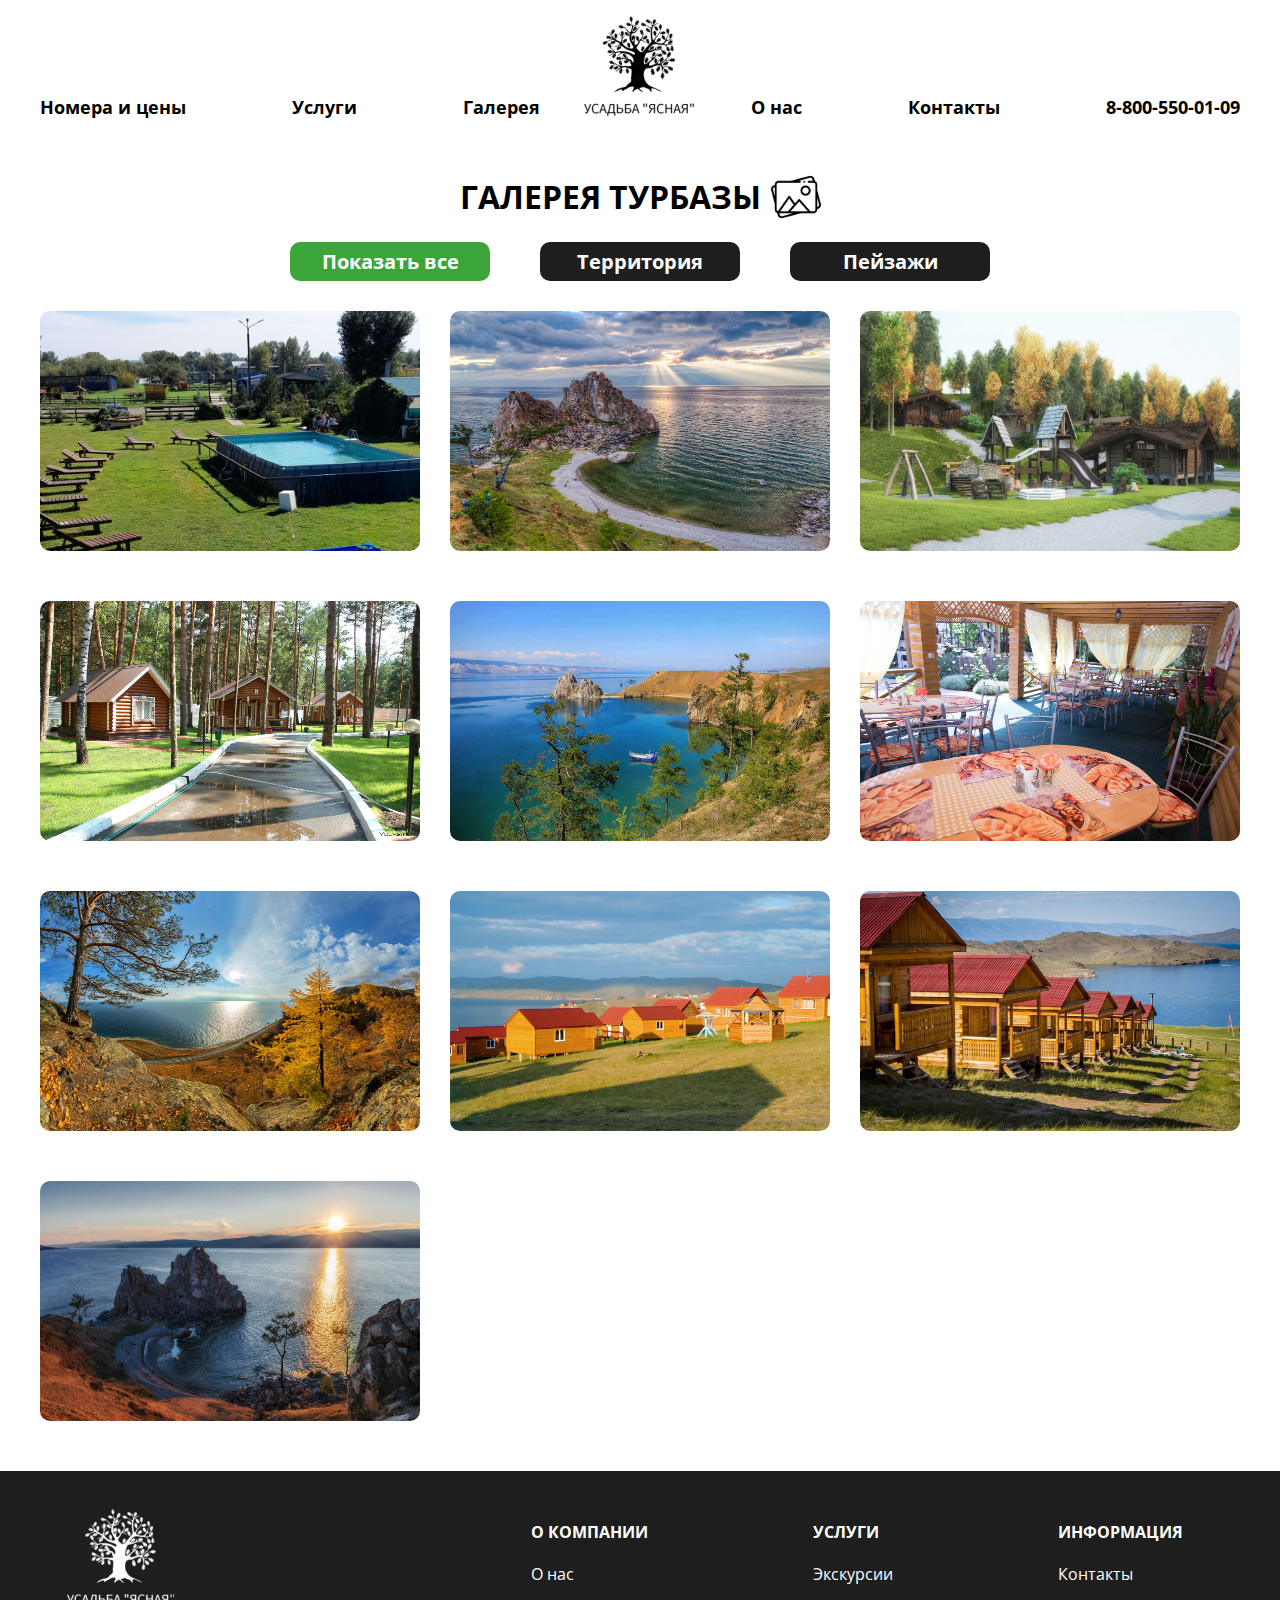
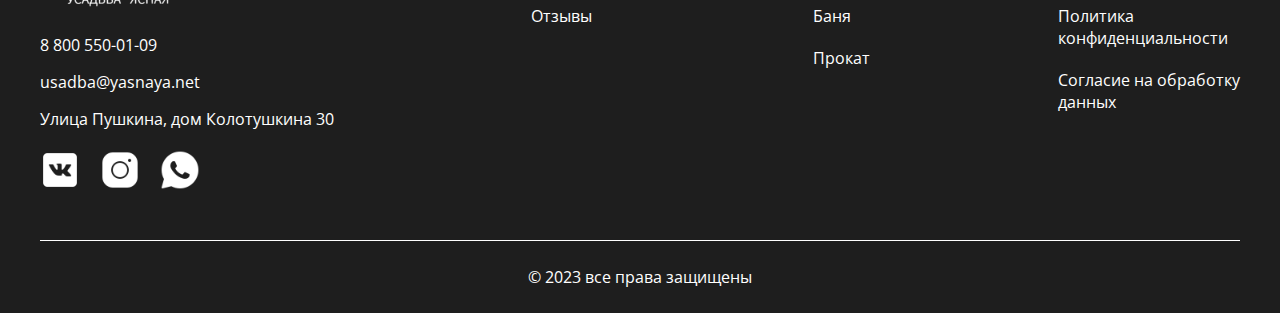
<file: gallery.html>
<!DOCTYPE html>
<html lang="en">
<head>
    <meta charset="UTF-8">
    <meta http-equiv="X-UA-Compatible" content="IE=edge">
    <meta name="viewport" content="width=device-width, initial-scale=1.0">
    <title>Document</title>
    <link rel="stylesheet" href="./css/main.css">
    <link href="https://fonts.googleapis.com/css2?family=Inter:wght@400;700&family=Open+Sans:wght@400;700&display=swap" rel="stylesheet">

    <!-- библиотека для видео -->
</head>
<body>
    <header class="header-pages">
        <div class="header-pages__wrapper">
            <nav class="nav nav--dark">
                <ul class="nav__list">
                    <li class="nav__item"><a href="./rooms.html" class="nav__link">Номера и цены</a></li>
                    <li class="nav__item"><a href="./index.html#services" class="nav__link">Услуги</a></li>
                    <li class="nav__item"><a href="#!" class="nav__link">Галерея</a></li>
                    <li class="nav__item"><a href="./index.html"><img src="./img/logo/logo-black.png" alt="" class="logo"></a></li>
                    <li class="nav__item"><a href="./info.html" class="nav__link">О нас</a></li>
                    <li class="nav__item"><a href="./contacts.html" class="nav__link">Контакты</a></li>
                    <li class="nav__item"><a href="" class="nav__link">8-800-550-01-09</a></li>
                </ul>
            </nav>

            <div class="header__mobile-wrapper">
                <div class="header__mobile">
                    <a href="./index.html"><img src="./img/logo/logo-black.png" alt="" class="logo-mobile"></a>
                    <button class="menu menu--black">Меню</button>
                </div>
            </div>
        </div>
    </header>

    <section class="gallery">
        <div class="container">

            <div class="gallery__header">
                <h2 class="main-title">ГАЛЕРЕЯ ТУРБАЗЫ</h2>
                <img src="./img/gallery/icons/gallery.svg" alt="gallery">
            </div>

            <ul class="gallery__list">
                <li class="gallery__list-item"><button class="button-gallery active" data-id="all">Показать все</button></li>
                <li class="gallery__list-item"><button class="button-gallery" data-id="zone">Территория</button></li>
                <li class="gallery__list-item"><button class="button-gallery" data-id="scenery">Пейзажи</button></li>
            </ul>


            <div class="gallery__content">
                <div class="gallery__item zone">
                    <img src="./img/gallery/territory/01.jpg" alt="">
                </div>
                <div class="gallery__item scenery">
                    <img src="./img/gallery/scenery/01.jpg" alt="">
                </div>
                <div class="gallery__item zone">
                    <img src="./img/gallery/territory/02.jpg" alt="">
                </div>
                <div class="gallery__item zone">
                    <img src="./img/gallery/territory/03.jpg" alt="">
                </div>
                <div class="gallery__item scenery">
                    <img src="./img/gallery/scenery/02.jpg" alt="">
                </div>
                <div class="gallery__item zone">
                    <img src="./img/gallery/territory/04.jpg" alt="">
                </div>
                <div class="gallery__item scenery">
                    <img src="./img/gallery/scenery/03.jpg" alt="">
                </div>
                <div class="gallery__item zone">
                    <img src="./img/gallery/territory/05.jpg" alt="">
                </div>
                <div class="gallery__item zone">
                    <img src="./img/gallery/territory/06.jpg" alt="">
                </div>
                <div class="gallery__item scenery">
                    <img src="./img/gallery/scenery/04.jpg" alt="">
                </div>

            </div>

            <div class="pop-up">
                <span>&times;</span>
                <img src="./img/gallery/scenery/02.jpg" alt="gallery">
            </div>







        </div>
    

    </section>



    <footer class="footer">

        <div class="container">
            <div class="footer__items">
                <div class="footer__copyright">
                    <img src="./img/logo/logo.png" alt="logo" class="footer__logo">
                    <div class="footer__contacts-wrapper">
                        <a href="tel:+798005500109" class="footer__contacts-item">8 800 550-01-09</a>
                        <a href="mailto:usadba@yasnaya.net" class="footer__contacts-item">usadba@yasnaya.net</a>
                        <p class="footer__contacts-item">Улица Пушкина, дом Колотушкина 30</p>
                    </div>

                    <div class="footer__icons">
                        <a href="#!"><img src="./img/footer/icons/vk.svg" alt="vk"></a>
                        <a href="#!"><img src="./img/footer/icons/instagramm.svg" alt="insta"></a>
                        <a href="#!"><img src="./img/footer/icons/whatsapp.svg" alt="whatsapp"></a>
                    </div>
                </div>

                <div class="footer__widgets">

                    <div class="footer__widget">
                        <div class="footer__title">
                            <h2>О КОМПАНИИ</h2>
                        </div>
                        <ul class="footer__list">
                            <li class="footer__list-item"><a href="./info.html">О нас</a></li>
                            <li class="footer__list-item"><a href="">Отзывы</a></li>
                        </ul>
                    </div>

                    <div class="footer__widget">
                        <div class="footer__title">
                            <h2>УСЛУГИ</h2>
                        </div>
                        <ul class="footer__list">
                            <li class="footer__list-item"><a href="">Экскурсии</a></li>
                            <li class="footer__list-item"><a href="">Баня</a></li>
                            <li class="footer__list-item"><a href="">Прокат</a></li>
                        </ul>
                    </div>

                    <div class="footer__widget">
                        <div class="footer__title">
                            <h2>ИНФОРМАЦИЯ</h2>
                        </div>
                        <ul class="footer__list">
                            <li class="footer__list-item"><a href="">Контакты</a></li>
                            <li class="footer__list-item"><a href="">Политика <br>конфиденциальности</a></li>
                            <li class="footer__list-item"><a href="">Согласие на обработку <br> данных</a></li>
                        </ul>
                    </div>

                </div>
            </div>

            <div class="footer__rights">
                <p>© 2023 все права защищены</p>
            </div>
        </div>

    </footer>
    <script src="./js/gallery.js"></script>
</body>
</html>
</file>
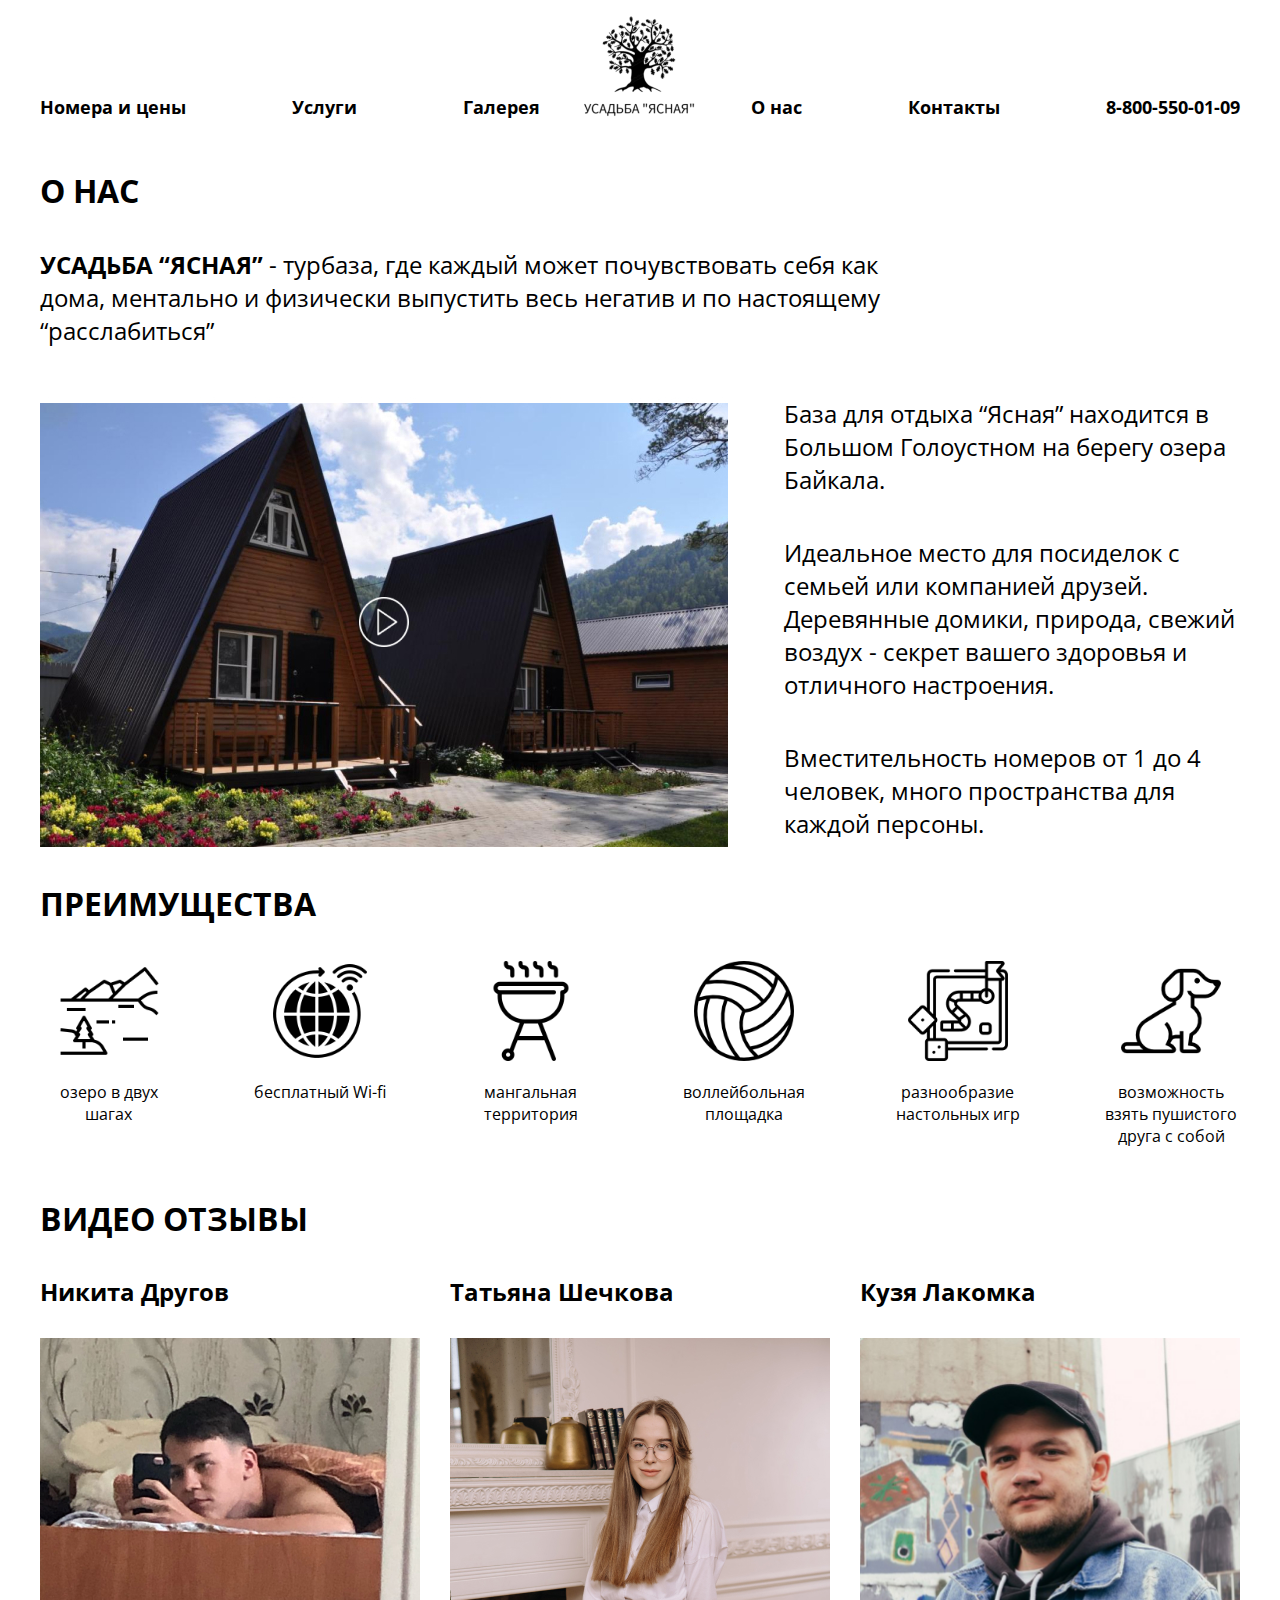
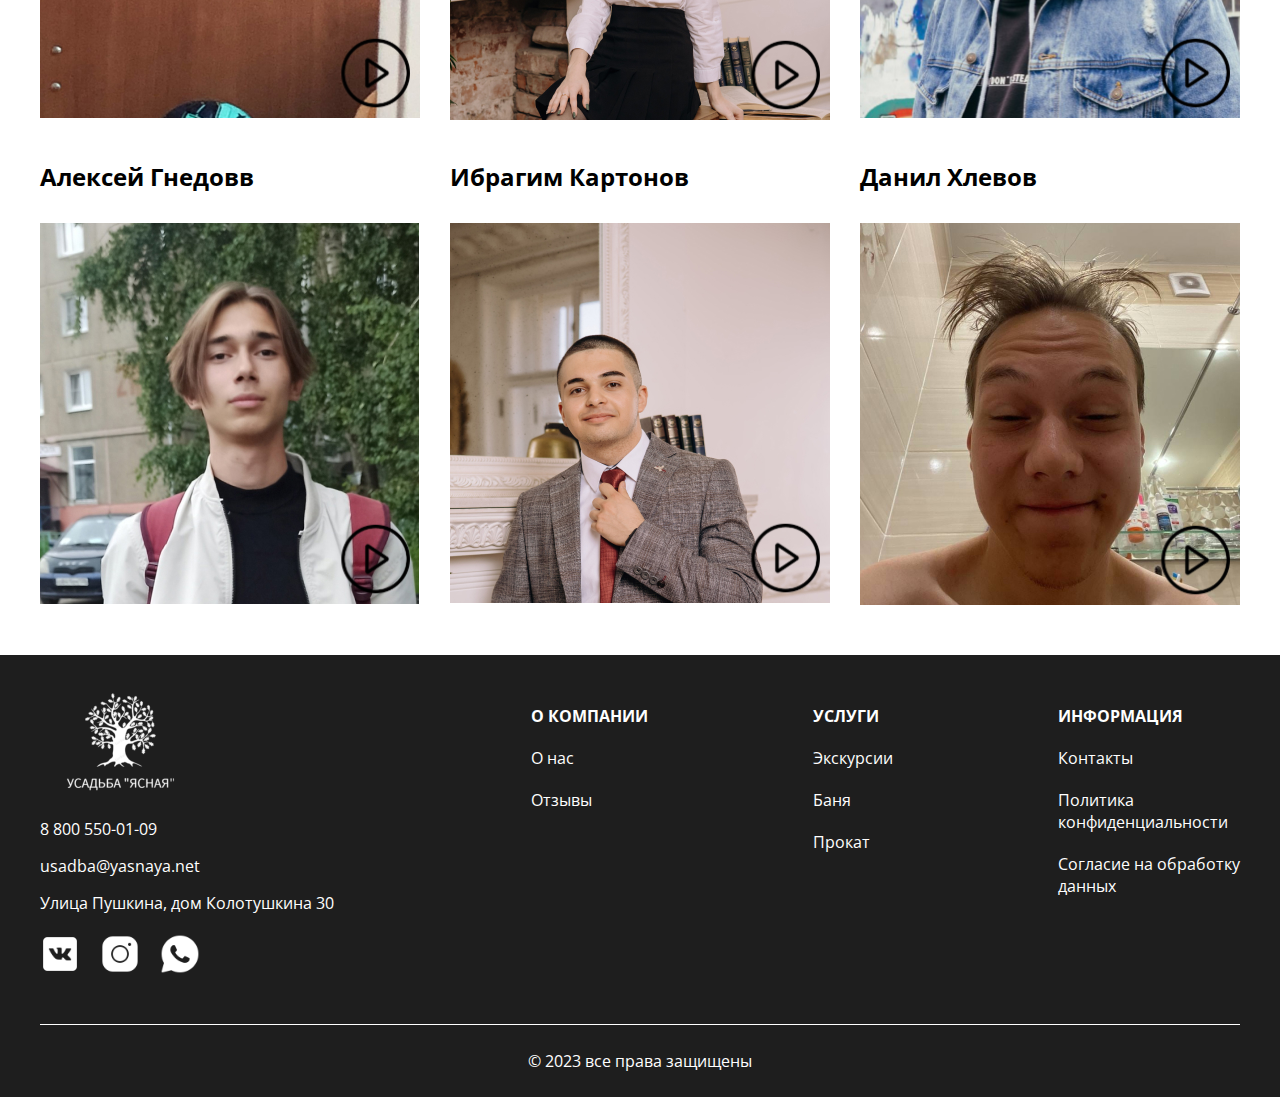
<file: info.html>
<!DOCTYPE html>
<html lang="ru">
<head>
    <meta charset="UTF-8">
    <meta http-equiv="X-UA-Compatible" content="IE=edge">
    <meta name="viewport" content="width=device-width, initial-scale=1.0">
    <title>Document</title>
    <link rel="stylesheet" href="./css/main.css">
    <link href="https://fonts.googleapis.com/css2?family=Inter:wght@400;700&family=Open+Sans:wght@400;700&display=swap" rel="stylesheet">

    <!-- библиотека для видео -->
    <link rel="stylesheet" href="./libs/videotube/videotube.min.css">
    <script src="./libs/videotube/videotube.min.js"></script>
</head>
<body>
    <header class="header-pages">
        <div class="header-pages__wrapper">
            <nav class="nav nav--dark">
                <ul class="nav__list">
                    <li class="nav__item"><a href="./rooms.html" class="nav__link">Номера и цены</a></li>
                    <li class="nav__item"><a href="./index.html#services" class="nav__link">Услуги</a></li>
                    <li class="nav__item"><a href="./gallery.html" class="nav__link">Галерея</a></li>
                    <li class="nav__item"><a href="./index.html"><img src="./img/logo/logo-black.png" alt="" class="logo"></a></li>
                    <li class="nav__item"><a href="#!" class="nav__link">О нас</a></li>
                    <li class="nav__item"><a href="./contacts.html" class="nav__link">Контакты</a></li>
                    <li class="nav__item"><a href="" class="nav__link">8-800-550-01-09</a></li>
                </ul>
            </nav>

            <div class="header__mobile-wrapper">
                <div class="header__mobile">
                    <a href="./index.html"><img src="./img/logo/logo-black.png" alt="" class="logo-mobile"></a>

                    <nav class="mobile-nav">
                        <ul class="mobile-nav__list">
                            <li><a href="./index.html" class="mobile-nav__link">Главная</a></li>
                            <li><a href="./info.html" class="mobile-nav__link active">Отзывы</a></li>
                            <li><a href="./index.html#services" class="mobile-nav__link">Услуги</a></li>
                            <li><a href="./index.html#rooms" class="mobile-nav__link">Номера</a></li>
                        </ul>
                        <button class="menu menu--black">Меню</button>
                        <button class="close"><img src="./img/header/icon/close.svg" alt=""></button>
                    </nav>
                
                </div>
            </div>
        </div>
    </header>


    <div class="info__cover">
            <section class="info container">
                
                    <div class="info__title">
                        <h2 class="main-title">О НАС</h2>
                    </div>

                    <div class="info__defenition">
                        <p><strong> УСАДЬБА “ЯСНАЯ”</strong> - турбаза, где каждый может почувствовать себя как дома, ментально и физически выпустить весь негатив и по настоящему “расслабиться”</p>
                    </div>

                    <div class="info__wrapper">
                        <div class="info__img-wrapper">
                            <img src="./img/main-info/video.jpg" alt="video" class="info__img">
                            <a href="https://www.youtube.com/watch?v=s0hjeF47b-c" class="info__video-link tube"><img src="./img/main-info/icon/play-button.png" alt="play"></a>
                        </div>

                        <div class="info__decription">
                            <p class="info__description-item">База для отдыха “Ясная” находится в Большом Голоустном на берегу озера Байкала.</p>
                            <p class="info__description-item">Идеальное место для посиделок с семьей или компанией друзей. Деревянные домики, природа, свежий воздух - секрет вашего здоровья и отличного настроения.</p>
                            <p class="info__description-item">Вместительность номеров от 1 до 4 человек, много пространства для каждой персоны.</p>
                        </div>
                    </div>

                    <div class="info__advantages">

                        <div class="info__title">
                            <h2 class="main-title">ПРЕИМУЩЕСТВА</h2>
                        </div>
                        
                        <div class="info__advantages-wrapper">

                            <div class="info__advantages-card">
                                <img src="./img/main-info/icon/nature.svg" alt="nature">
                                <div class="info__advantages-desc"><p>озеро в двух шагах</p></div>
                            </div>

                            <div class="info__advantages-card">
                                <img src="./img/main-info/icon/wifi.svg" alt="wifi">
                                <div class="info__advantages-desc"><p>бесплатный Wi-fi</p></div>
                            </div>

                            <div class="info__advantages-card">
                                <img src="./img/main-info/icon/territory.svg" alt="territory">
                                <div class="info__advantages-desc"><p>мангальная территория</p></div>
                            </div>

                            <div class="info__advantages-card">
                                <img src="./img/main-info/icon/voleyball.svg" alt="volleyball">
                                <div class="info__advantages-desc"><p>воллейбольная площадка</p></div>
                            </div>

                            <div class="info__advantages-card">
                                <img src="./img/main-info/icon/games.svg" alt="games">
                                <div class="info__advantages-desc"><p>разнообразие настольных игр</p></div>
                            </div>

                            <div class="info__advantages-card">
                                <img src="./img/main-info/icon/dog.svg" alt="dog">
                                <div class="info__advantages-desc"><p>возможность взять пушистого друга с собой</p></div>
                            </div>

                        </div>


                        

                    </div>



            </section>
        </div>

            <section class="reviews container">

                <div class="reviews__title">
                    <h2 class="main-title">ВИДЕО ОТЗЫВЫ</h2>
                </div>

                <div class="video-reviews">
                    <!-- cards -->
                    <div class="video-reviews__card">
                        <div class="video-reviews__title">
                            <h3>Никита Другов</h3>
                        </div>

                        <div class="video-reviews__wrapper">
                            <img src="./img/video-reviews/01.jpg" alt="Отзыв">
                            <a href="https://www.youtube.com/watch?v=RNtWCigmd9c" class="tube"><img src="./img/video-reviews/icon/play.svg" alt="play"></a>
                        </div>
                        
                    </div>

                    <div class="video-reviews__card">
                        <div class="video-reviews__title">
                            <h3>Татьяна Шечкова</h3>
                        </div>

                        <div class="video-reviews__wrapper">
                            <img src="./img/video-reviews/02.jpg" alt="Отзыв">
                            <a href="https://www.youtube.com/watch?v=RNtWCigmd9c" class="tube"><img src="./img/video-reviews/icon/play.svg" alt="play"></a>
                        </div>
                        
                    </div>

                    

                    <div class="video-reviews__card">
                        <div class="video-reviews__title">
                            <h3>Кузя Лакомка</h3>
                        </div>

                        <div class="video-reviews__wrapper">
                            <img src="./img/video-reviews/03.jpg" alt="Отзыв">
                            <a href="https://www.youtube.com/watch?v=RNtWCigmd9c" class="tube"><img src="./img/video-reviews/icon/play.svg" alt="play"></a>
                        </div>
                        
                    </div>

                    <div class="video-reviews__card">
                        <div class="video-reviews__title">
                            <h3>Алексей Гнедовв</h3>
                        </div>

                        <div class="video-reviews__wrapper">
                            <img src="./img/video-reviews/04.jpg" alt="Отзыв">
                            <a href="https://www.youtube.com/watch?v=RNtWCigmd9c" class="tube"><img src="./img/video-reviews/icon/play.svg" alt="play"></a>
                        </div>
                        
                    </div>


                    <div class="video-reviews__card">
                        <div class="video-reviews__title">
                            <h3>Ибрагим Картонов</h3>
                        </div>

                        <div class="video-reviews__wrapper">
                            <img src="./img/video-reviews/05.jpg" alt="Отзыв">
                            <a href="https://www.youtube.com/watch?v=RNtWCigmd9c" class="tube"><img src="./img/video-reviews/icon/play.svg" alt="play"></a>
                        </div>
                        
                    </div>

                    <div class="video-reviews__card">
                        <div class="video-reviews__title">
                            <h3>Данил Хлевов</h3>
                        </div>

                        <div class="video-reviews__wrapper">
                            <img src="./img/video-reviews/06.jpg" alt="Отзыв">
                            <a href="https://www.youtube.com/watch?v=RNtWCigmd9c" class="tube"><img src="./img/video-reviews/icon/play.svg" alt="play"></a>
                        </div>
                        
                    </div>

                    <!-- cards -->
                    
                    

                </div>

            </section>

    

    <footer class="footer">

        <div class="container">
            <div class="footer__items">
                <div class="footer__copyright">
                    <img src="./img/logo/logo.png" alt="logo" class="footer__logo">
                    <div class="footer__contacts-wrapper">
                        <a href="tel:+798005500109" class="footer__contacts-item">8 800 550-01-09</a>
                        <a href="mailto:usadba@yasnaya.net" class="footer__contacts-item">usadba@yasnaya.net</a>
                        <p class="footer__contacts-item">Улица Пушкина, дом Колотушкина 30</p>
                    </div>

                    <div class="footer__icons">
                        <a href="#!"><img src="./img/footer/icons/vk.svg" alt="vk"></a>
                        <a href="#!"><img src="./img/footer/icons/instagramm.svg" alt="insta"></a>
                        <a href="#!"><img src="./img/footer/icons/whatsapp.svg" alt="whatsapp"></a>
                    </div>
                </div>

                <div class="footer__widgets">

                    <div class="footer__widget">
                        <div class="footer__title">
                            <h2>О КОМПАНИИ</h2>
                        </div>
                        <ul class="footer__list">
                            <li class="footer__list-item"><a href="./info.html">О нас</a></li>
                            <li class="footer__list-item"><a href="">Отзывы</a></li>
                        </ul>
                    </div>

                    <div class="footer__widget">
                        <div class="footer__title">
                            <h2>УСЛУГИ</h2>
                        </div>
                        <ul class="footer__list">
                            <li class="footer__list-item"><a href="">Экскурсии</a></li>
                            <li class="footer__list-item"><a href="">Баня</a></li>
                            <li class="footer__list-item"><a href="">Прокат</a></li>
                        </ul>
                    </div>

                    <div class="footer__widget">
                        <div class="footer__title">
                            <h2>ИНФОРМАЦИЯ</h2>
                        </div>
                        <ul class="footer__list">
                            <li class="footer__list-item"><a href="">Контакты</a></li>
                            <li class="footer__list-item"><a href="">Политика <br>конфиденциальности</a></li>
                            <li class="footer__list-item"><a href="">Согласие на обработку <br> данных</a></li>
                        </ul>
                    </div>

                </div>
            </div>

            <div class="footer__rights">
                <p>© 2023 все права защищены</p>
            </div>
        </div>

    </footer>

    <script src="./js/menu.js"></script>
</body>
</html>
</file>
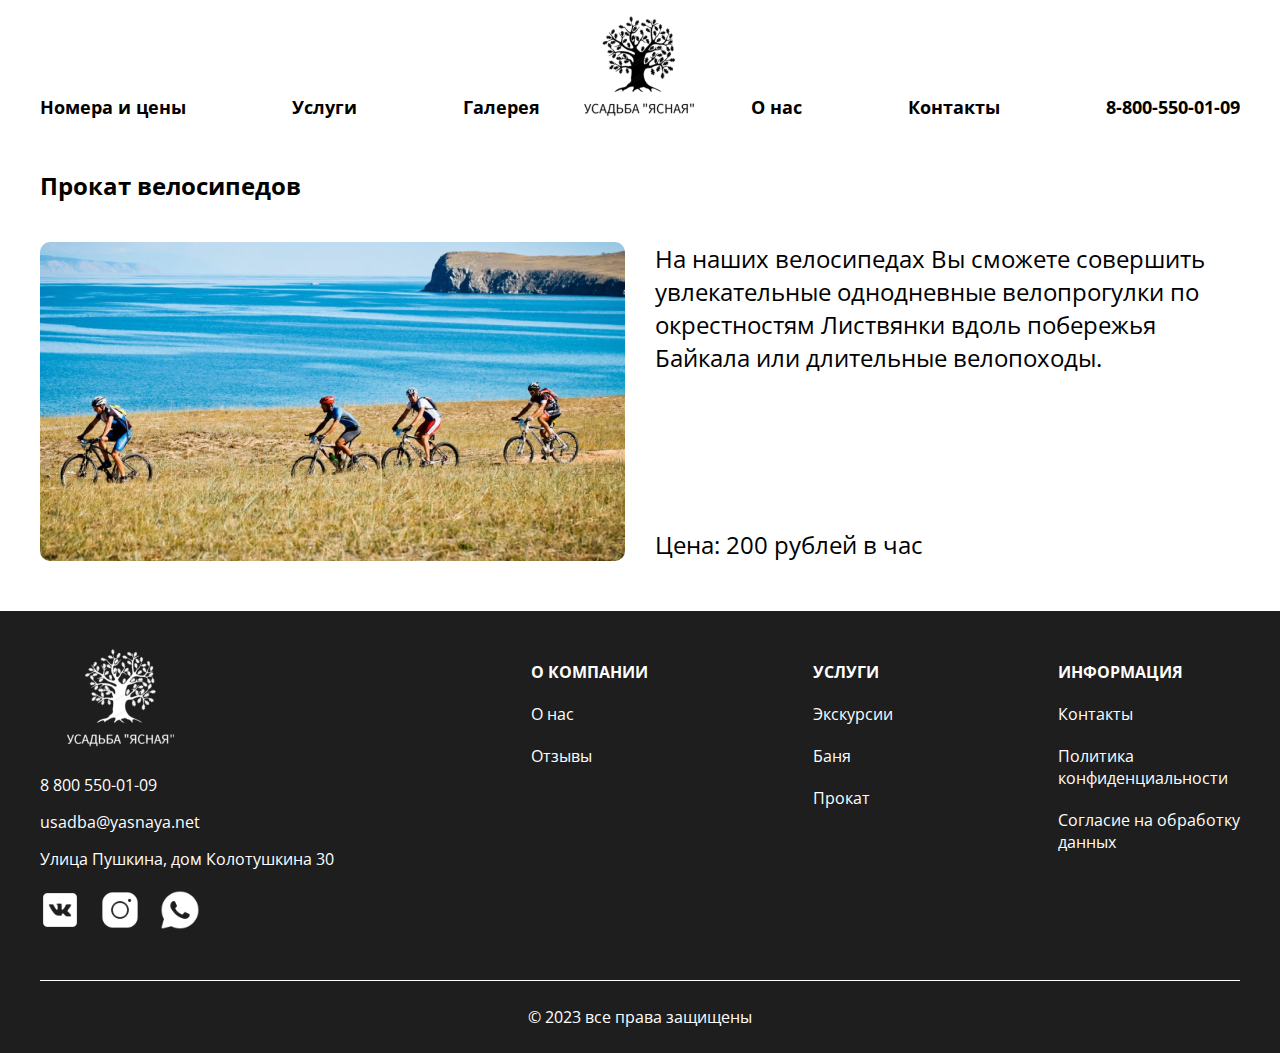
<file: rent.html>
<!DOCTYPE html>
<html lang="en">
<head>
    <meta charset="UTF-8">
    <meta http-equiv="X-UA-Compatible" content="IE=edge">
    <meta name="viewport" content="width=device-width, initial-scale=1.0">
    <title>Document</title>
    <link rel="stylesheet" href="./css/main.css">
    <link href="https://fonts.googleapis.com/css2?family=Inter:wght@400;700&family=Open+Sans:wght@400;700&display=swap" rel="stylesheet">

    <!-- библиотека для видео -->
</head>
<body>
    <header class="header-pages">
        <div class="header-pages__wrapper">
            <nav class="nav nav--dark">
                <ul class="nav__list">
                    <li class="nav__item"><a href="./rooms.html" class="nav__link">Номера и цены</a></li>
                    <li class="nav__item"><a href="./index.html#services" class="nav__link">Услуги</a></li>
                    <li class="nav__item"><a href="#!" class="nav__link">Галерея</a></li>
                    <li class="nav__item"><a href="./index.html"><img src="./img/logo/logo-black.png" alt="" class="logo"></a></li>
                    <li class="nav__item"><a href="./info.html" class="nav__link">О нас</a></li>
                    <li class="nav__item"><a href="./contacts.html" class="nav__link">Контакты</a></li>
                    <li class="nav__item"><a href="" class="nav__link">8-800-550-01-09</a></li>
                </ul>
            </nav>

            <div class="header__mobile-wrapper">
                <div class="header__mobile">
                    <a href="./index.html"><img src="./img/logo/logo-black.png" alt="" class="logo-mobile"></a>
                    <nav class="mobile-nav">
                        <ul class="mobile-nav__list">
                            <li><a href="./index.html" class="mobile-nav__link">Главная</a></li>
                            <li><a href="./info.html" class="mobile-nav__link">Отзывы</a></li>
                            <li><a href="./index.html#services" class="mobile-nav__link">Услуги</a></li>
                            <li><a href="./index.html#rooms" class="mobile-nav__link">Номера</a></li>
                        </ul>
                        <button class="menu menu--black">Меню</button>
                        <button class="close"><img src="./img/header/icon/close.svg" alt=""></button>
                    </nav>
                </div>
            </div>
        </div>
    </header>


    <section class="rent">
        <div class="container">

            <div class="rent__title">
                <h2 class="section-title">Прокат велосипедов</h2>
            </div>

            <div class="rent__row">
                <img src="./img/rent/bike.jpg" alt="" class="rent__img">

                <div class="rent__text">

                    <div class="rent__desc">
                        <p>На наших велосипедах Вы сможете coвepшить увлекательные однодневные велопрогулки по окрестностям Листвянки вдоль побережья Байкала или длительные велопоходы.</p>
                    </div>

                    <div class="rent__price">
                        <p>Цена: 200 рублей в час</p>
                    </div>
                </div>
            </div>

        </div>
    </section>



    <footer class="footer">

        <div class="container">
            <div class="footer__items">
                <div class="footer__copyright">
                    <img src="./img/logo/logo.png" alt="logo" class="footer__logo">
                    <div class="footer__contacts-wrapper">
                        <a href="tel:+798005500109" class="footer__contacts-item">8 800 550-01-09</a>
                        <a href="mailto:usadba@yasnaya.net" class="footer__contacts-item">usadba@yasnaya.net</a>
                        <p class="footer__contacts-item">Улица Пушкина, дом Колотушкина 30</p>
                    </div>

                    <div class="footer__icons">
                        <a href="#!"><img src="./img/footer/icons/vk.svg" alt="vk"></a>
                        <a href="#!"><img src="./img/footer/icons/instagramm.svg" alt="insta"></a>
                        <a href="#!"><img src="./img/footer/icons/whatsapp.svg" alt="whatsapp"></a>
                    </div>
                </div>

                <div class="footer__widgets">

                    <div class="footer__widget">
                        <div class="footer__title">
                            <h2>О КОМПАНИИ</h2>
                        </div>
                        <ul class="footer__list">
                            <li class="footer__list-item"><a href="./info.html">О нас</a></li>
                            <li class="footer__list-item"><a href="">Отзывы</a></li>
                        </ul>
                    </div>

                    <div class="footer__widget">
                        <div class="footer__title">
                            <h2>УСЛУГИ</h2>
                        </div>
                        <ul class="footer__list">
                            <li class="footer__list-item"><a href="">Экскурсии</a></li>
                            <li class="footer__list-item"><a href="">Баня</a></li>
                            <li class="footer__list-item"><a href="">Прокат</a></li>
                        </ul>
                    </div>

                    <div class="footer__widget">
                        <div class="footer__title">
                            <h2>ИНФОРМАЦИЯ</h2>
                        </div>
                        <ul class="footer__list">
                            <li class="footer__list-item"><a href="">Контакты</a></li>
                            <li class="footer__list-item"><a href="">Политика <br>конфиденциальности</a></li>
                            <li class="footer__list-item"><a href="">Согласие на обработку <br> данных</a></li>
                        </ul>
                    </div>

                </div>
            </div>

            <div class="footer__rights">
                <p>© 2023 все права защищены</p>
            </div>
        </div>

    </footer>
    <script src="./js/menu.js"></script>
</body>
</html>
</file>
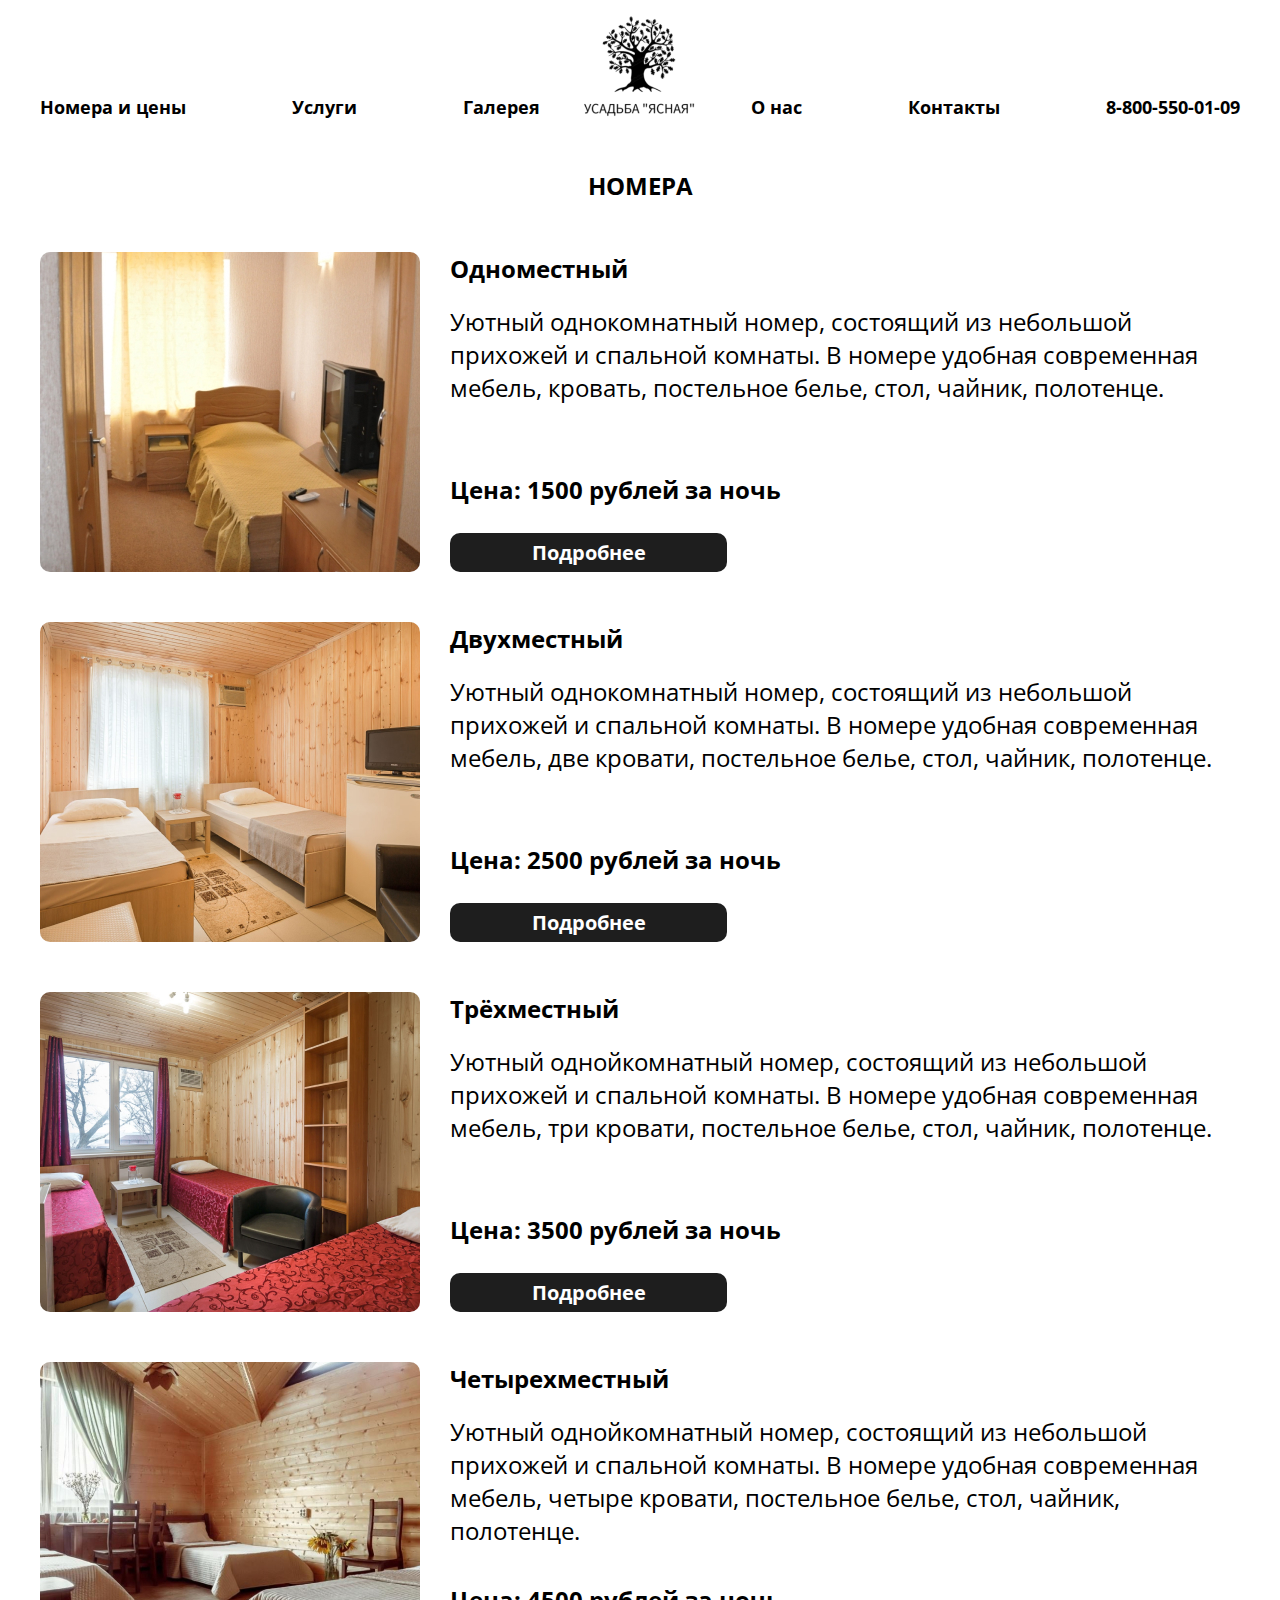
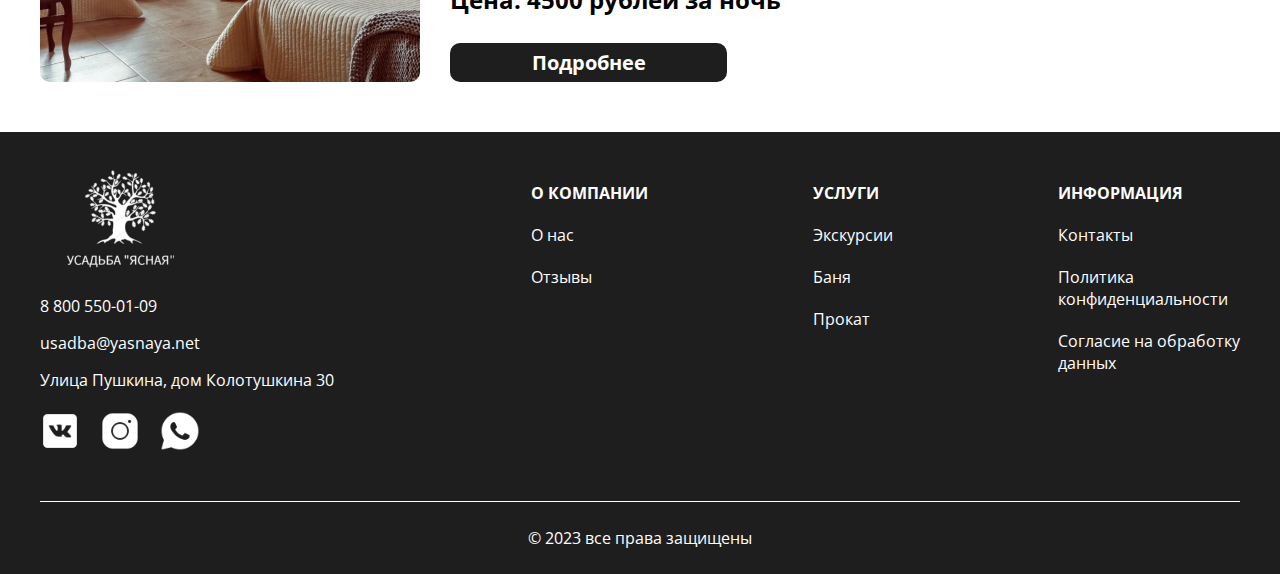
<file: rooms.html>
<!DOCTYPE html>
<html lang="en">
<head>
    <meta charset="UTF-8">
    <meta http-equiv="X-UA-Compatible" content="IE=edge">
    <meta name="viewport" content="width=device-width, initial-scale=1.0">
    <title>Document</title>
    <link rel="stylesheet" href="./css/main.css">
    <link href="https://fonts.googleapis.com/css2?family=Inter:wght@400;700&family=Open+Sans:wght@400;700&display=swap" rel="stylesheet">

    <!-- библиотека для видео -->
</head>
<body>
    <header class="header-pages">
        <div class="header-pages__wrapper">
            <nav class="nav nav--dark">
                <ul class="nav__list">
                    <li class="nav__item"><a href="./rooms.html" class="nav__link">Номера и цены</a></li>
                    <li class="nav__item"><a href="./index.html#services" class="nav__link">Услуги</a></li>
                    <li class="nav__item"><a href="./gallery.html" class="nav__link">Галерея</a></li>
                    <li class="nav__item"><a href="./index.html"><img src="./img/logo/logo-black.png" alt="" class="logo"></a></li>
                    <li class="nav__item"><a href="./info.html" class="nav__link">О нас</a></li>
                    <li class="nav__item"><a href="./contacts.html" class="nav__link">Контакты</a></li>
                    <li class="nav__item"><a href="" class="nav__link">8-800-550-01-09</a></li>
                </ul>
            </nav>

            <div class="header__mobile-wrapper">
                <div class="header__mobile">
                    <a href="./index.html"><img src="./img/logo/logo-black.png" alt="" class="logo-mobile"></a>
                    <nav class="mobile-nav">
                        <ul class="mobile-nav__list">
                            <li><a href="./index.html" class="mobile-nav__link">Главная</a></li>
                            <li><a href="./info.html" class="mobile-nav__link">Отзывы</a></li>
                            <li><a href="./index.html#services" class="mobile-nav__link">Услуги</a></li>
                            <li><a href="./index.html#rooms" class="mobile-nav__link">Номера</a></li>
                        </ul>
                        <button class="menu menu--black">Меню</button>
                        <button class="close"><img src="./img/header/icon/close.svg" alt=""></button>
                    </nav>
                </div>
            </div>
        </div>
    </header>


    <section class="rooms-list">
        <div class="container">

            <div class="rooms-list__title">
                <h2 class="section-title">НОМЕРА</h2>
            </div>

            <div class="rooms-list__wrapper">

                <div class="rooms-list__card">

                    <img src="./img/room-list/01.jpg" alt="" class="rooms-list__img">

                    <div class="rooms-list__widget">

                        <div class="rooms-list__text">
                            <div class="rooms-list__name">
                                <h2 class="section-title">Одноместный</h2>
                            </div>
                            
                            <div class="rooms-list__desc">
                                <p>Уютный однокомнатный номер, состоящий из небольшой прихожей и спальной комнаты. В номере удобная современная мебель, кровать, постельное белье, стол, чайник, полотенце.</p>
                            </div>
                        </div>

                        <div class="rooms-list__reserve">
                            <div class="rooms-list__price">
                                <p>Цена: 1500 рублей за ночь</p>
                            </div>
                            <div class="rooms-list__button">
                                <a href="./rooms/one-room.html" class="button-more">Подробнее</a>
                            </div>
                        </div>
                    </div>

                </div>

                <div class="rooms-list__card">

                    <img src="./img/room-list/02.jpg" alt="" class="rooms-list__img">

                    <div class="rooms-list__widget">

                        <div class="rooms-list__text">
                            <div class="rooms-list__name">
                                <h2 class="section-title">Двухместный</h2>
                            </div>
                            
                            <div class="rooms-list__desc">
                                <p>Уютный однокомнатный номер, состоящий из небольшой прихожей и спальной комнаты. В номере удобная современная мебель, две кровати, постельное белье, стол, чайник, полотенце.</p>
                            </div>
                        </div>

                        <div class="rooms-list__reserve">
                            <div class="rooms-list__price">
                                <p>Цена: 2500 рублей за ночь</p>
                            </div>
                            <div class="rooms-list__button">
                                <a href="#!" class="button-more">Подробнее</a>
                            </div>
                        </div>
                    </div>

                </div>


                <div class="rooms-list__card">

                    <img src="./img/room-list/03.jpg" alt="" class="rooms-list__img">

                    <div class="rooms-list__widget">

                        <div class="rooms-list__text">
                            <div class="rooms-list__name">
                                <h2 class="section-title">Трёхместный</h2>
                            </div>
                            
                            <div class="rooms-list__desc">
                                <p>Уютный однойкомнатный номер, состоящий из небольшой прихожей и спальной комнаты. В номере удобная современная мебель, три кровати, постельное белье, стол, чайник, полотенце.</p>
                            </div>
                        </div>

                        <div class="rooms-list__reserve">
                            <div class="rooms-list__price">
                                <p>Цена: 3500 рублей за ночь</p>
                            </div>
                            <div class="rooms-list__button">
                                <a href="#!" class="button-more">Подробнее</a>
                            </div>
                        </div>
                    </div>

                </div>


                <div class="rooms-list__card">

                    <img src="./img/room-list/04.jpg" alt="" class="rooms-list__img">

                    <div class="rooms-list__widget">

                        <div class="rooms-list__text">
                            <div class="rooms-list__name">
                                <h2 class="section-title">Четырехместный</h2>
                            </div>
                            
                            <div class="rooms-list__desc">
                                <p>Уютный однойкомнатный номер, состоящий из небольшой прихожей и спальной комнаты. В номере удобная современная мебель, четыре кровати, постельное белье, стол, чайник, полотенце.</p>
                            </div>
                        </div>

                        <div class="rooms-list__reserve">
                            <div class="rooms-list__price">
                                <p>Цена: 4500 рублей за ночь</p>
                            </div>
                            <div class="rooms-list__button">
                                <a href="#!" class="button-more">Подробнее</a>
                            </div>
                        </div>
                    </div>

                </div>

            </div>


        </div>
    </section>



    <footer class="footer">

        <div class="container">
            <div class="footer__items">
                <div class="footer__copyright">
                    <img src="./img/logo/logo.png" alt="logo" class="footer__logo">
                    <div class="footer__contacts-wrapper">
                        <a href="tel:+798005500109" class="footer__contacts-item">8 800 550-01-09</a>
                        <a href="mailto:usadba@yasnaya.net" class="footer__contacts-item">usadba@yasnaya.net</a>
                        <p class="footer__contacts-item">Улица Пушкина, дом Колотушкина 30</p>
                    </div>

                    <div class="footer__icons">
                        <a href="#!"><img src="./img/footer/icons/vk.svg" alt="vk"></a>
                        <a href="#!"><img src="./img/footer/icons/instagramm.svg" alt="insta"></a>
                        <a href="#!"><img src="./img/footer/icons/whatsapp.svg" alt="whatsapp"></a>
                    </div>
                </div>

                <div class="footer__widgets">

                    <div class="footer__widget">
                        <div class="footer__title">
                            <h2>О КОМПАНИИ</h2>
                        </div>
                        <ul class="footer__list">
                            <li class="footer__list-item"><a href="./info.html">О нас</a></li>
                            <li class="footer__list-item"><a href="">Отзывы</a></li>
                        </ul>
                    </div>

                    <div class="footer__widget">
                        <div class="footer__title">
                            <h2>УСЛУГИ</h2>
                        </div>
                        <ul class="footer__list">
                            <li class="footer__list-item"><a href="">Экскурсии</a></li>
                            <li class="footer__list-item"><a href="">Баня</a></li>
                            <li class="footer__list-item"><a href="">Прокат</a></li>
                        </ul>
                    </div>

                    <div class="footer__widget">
                        <div class="footer__title">
                            <h2>ИНФОРМАЦИЯ</h2>
                        </div>
                        <ul class="footer__list">
                            <li class="footer__list-item"><a href="">Контакты</a></li>
                            <li class="footer__list-item"><a href="">Политика <br>конфиденциальности</a></li>
                            <li class="footer__list-item"><a href="">Согласие на обработку <br> данных</a></li>
                        </ul>
                    </div>

                </div>
            </div>

            <div class="footer__rights">
                <p>© 2023 все права защищены</p>
            </div>
        </div>

    </footer>

    <script src="./js/menu.js"></script>
</body>
</html>
</file>
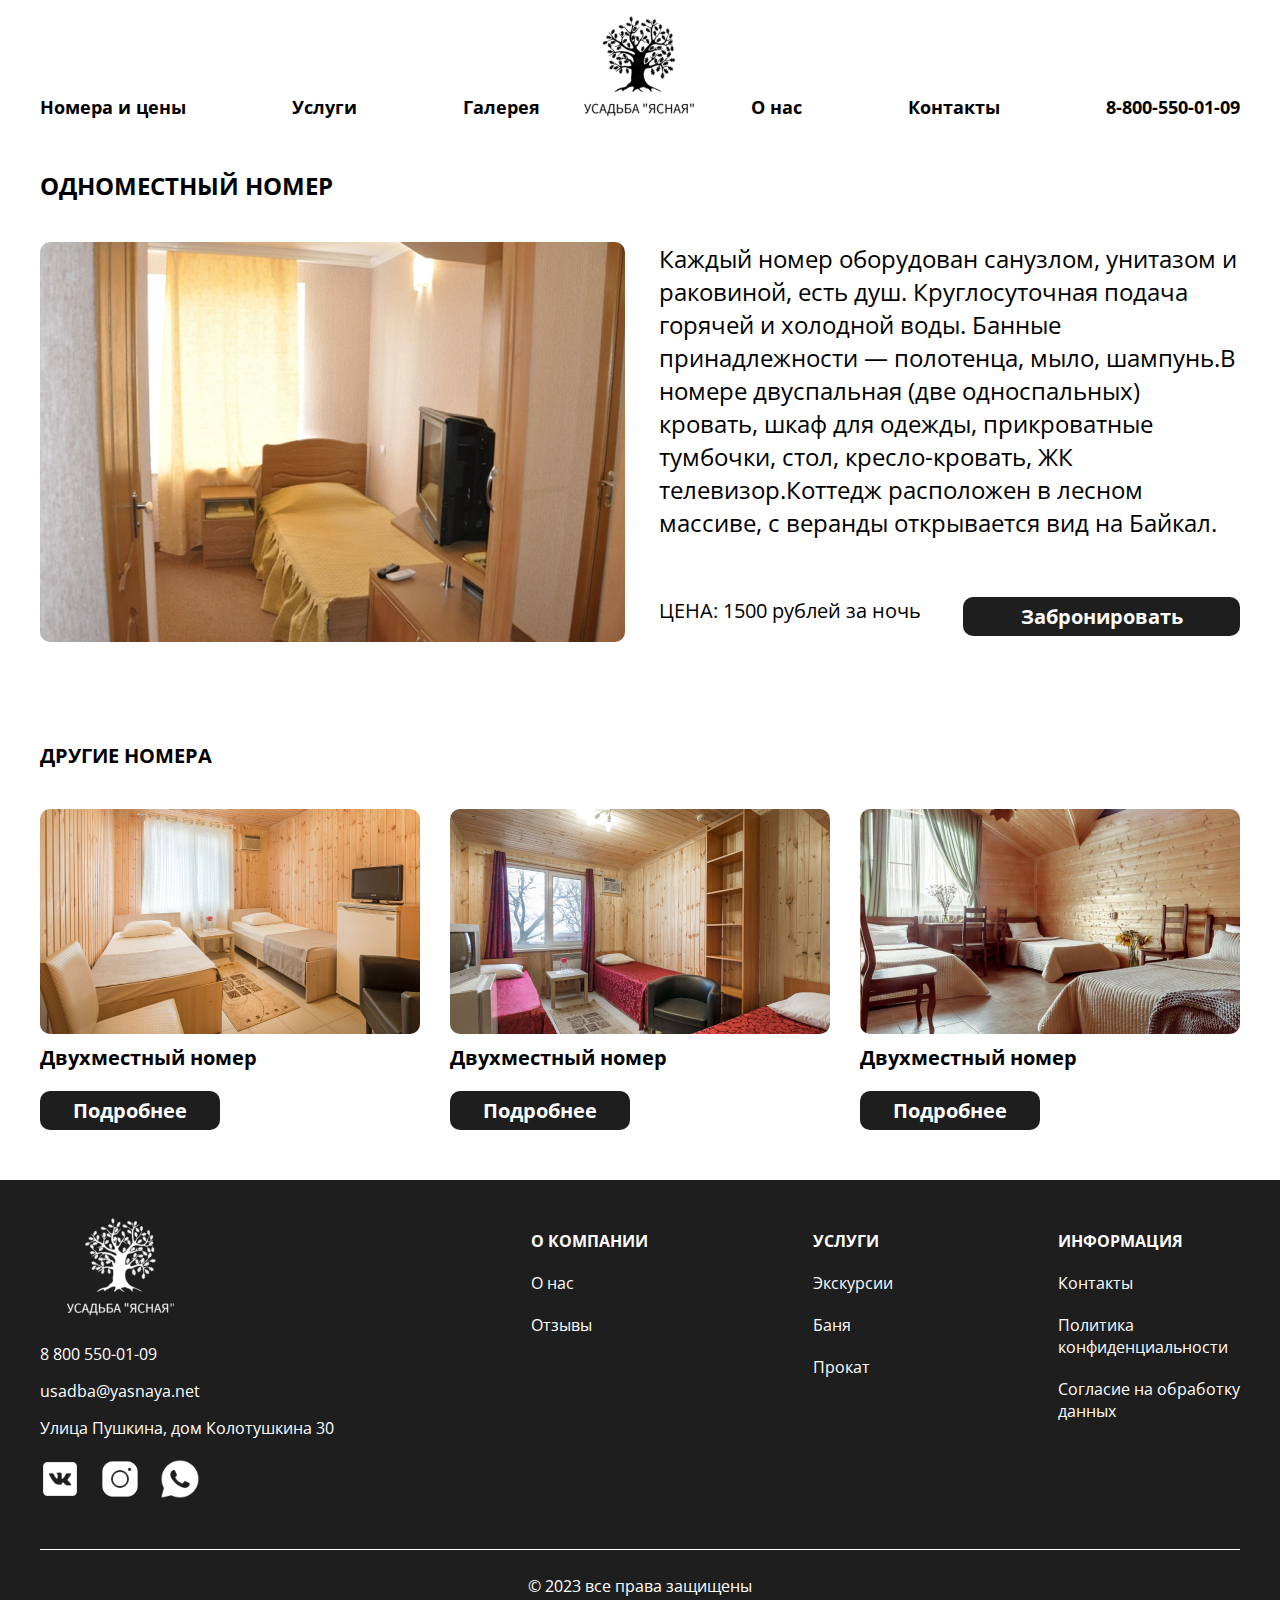
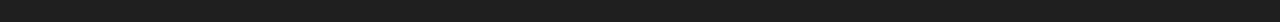
<file: rooms/one-room.html>
<!DOCTYPE html>
<html lang="en">
<head>
    <meta charset="UTF-8">
    <meta http-equiv="X-UA-Compatible" content="IE=edge">
    <meta name="viewport" content="width=device-width, initial-scale=1.0">
    <title>Document</title>
    <link rel="stylesheet" href=".././css/main.css">
    <link href="https://fonts.googleapis.com/css2?family=Inter:wght@400;700&family=Open+Sans:wght@400;700&display=swap" rel="stylesheet">

    <!-- библиотека для видео -->
</head>
<body>

    <header class="header-pages">
        <div class="header-pages__wrapper">
            <nav class="nav nav--dark">
                <ul class="nav__list">
                    <li class="nav__item"><a href=".././rooms.html" class="nav__link">Номера и цены</a></li>
                    <li class="nav__item"><a href=".././index.html#services" class="nav__link">Услуги</a></li>
                    <li class="nav__item"><a href=".././gallery.html" class="nav__link">Галерея</a></li>
                    <li class="nav__item"><a href=".././index.html"><img src=".././img/logo/logo-black.png" alt="" class="logo"></a></li>
                    <li class="nav__item"><a href=".././info.html" class="nav__link">О нас</a></li>
                    <li class="nav__item"><a href=".././contacts.html" class="nav__link">Контакты</a></li>
                    <li class="nav__item"><a href="" class="nav__link">8-800-550-01-09</a></li>
                </ul>
            </nav>

            <div class="header__mobile-wrapper">
                <div class="header__mobile">
                    <a href=".././index.html"><img src=".././img/logo/logo-black.png" alt="" class="logo-mobile"></a>
                    <nav class="mobile-nav">
                        <ul class="mobile-nav__list">
                            <li><a href=".././index.html" class="mobile-nav__link">Главная</a></li>
                            <li><a href=".././info.html" class="mobile-nav__link">Отзывы</a></li>
                            <li><a href=".././index.html#services" class="mobile-nav__link">Услуги</a></li>
                            <li><a href=".././index.html#rooms" class="mobile-nav__link">Номера</a></li>
                        </ul>
                        <button class="menu menu--black">Меню</button>
                        <button class="close"><img src=".././img/header/icon/close.svg" alt=""></button>
                    </nav>

                </div>
            </div>
        </div>
    </header>


    <section class="rooms-item">
        <div class="container">
            <div class="rooms-item__title">
                <h2 class="section-title">ОДНОМЕСТНЫЙ НОМЕР</h2>
            </div>

            <div class="rooms-item__wrapper">
                <img src=".././img/room-list/gallery/one-room/one-room.jpg" alt="" class="rooms-item__img">

                <div class="rooms-item__description">
                    <p class="rooms-item__text">Каждый номер оборудован санузлом, унитазом и раковиной, есть душ. Круглосуточная подача горячей и холодной воды. Банные принадлежности — полотенца, мыло, шампунь.В номере двуспальная (две односпальных) кровать, шкаф для одежды, прикроватные тумбочки, стол, кресло-кровать, ЖК телевизор.Коттедж расположен в лесном массиве, с веранды открывается вид на Байкал.</p>

                    <div class="rooms-item__brone">
                        <p class="rooms-item__price">ЦЕНА: 1500 рублей за ночь</p>
                        <button class="button-brone" id="brone">Забронировать</button>
                    </div>
                </div>


            </div>

            <div class="pop-up-brone">
                <span>&times;</span>
                <form action="" class="form-brone">
                    <input type="text" class="form-brone__input" placeholder="Имя">

                    <input type="text" class="form-brone__input" placeholder="Номер телефона">

                    <input type="text" class="form-brone__input" placeholder="Номер телефона">
                
                    <button type="submit" class="button-submit">Отправить</button>

                    <p class="form-brone__text">Отправляя заявку вы предоставляете своё согласие согласно Политики в отношении обработки персональных данных</p>
                </form>
                
            </div>




        </div>

    </section>

    <section class="other-rooms">
        <div class="container">

            <div class="other-rooms__title">
                <h2 class="small-title">ДРУГИЕ НОМЕРА</h2>
            </div>

            <div class="other-rooms__cards">

                <div class="other-rooms__card">
                    <img src=".././img/room-list/other-rooms/02.jpg" alt="">
                    <h3 class="small-title">Двухместный номер</h3>
                    <a href="#!" class="button-more">Подробнее</a>
                </div>

                <div class="other-rooms__card">
                    <img src=".././img/room-list/other-rooms/03.jpg" alt="">
                    <h3 class="small-title">Двухместный номер</h3>
                    <a href="#!" class="button-more">Подробнее</a>
                </div>

                <div class="other-rooms__card">
                    <img src=".././img/room-list/other-rooms/04.jpg" alt="">
                    <h3 class="small-title">Двухместный номер</h3>
                    <a href="#!" class="button-more">Подробнее</a>
                </div>

            </div>
            

        </div>
    </section>
    


    <footer class="footer">

        <div class="container">
            <div class="footer__items">
                <div class="footer__copyright">
                    <img src=".././img/logo/logo.png" alt="logo" class="footer__logo">
                    <div class="footer__contacts-wrapper">
                        <a href="tel:+798005500109" class="footer__contacts-item">8 800 550-01-09</a>
                        <a href="mailto:usadba@yasnaya.net" class="footer__contacts-item">usadba@yasnaya.net</a>
                        <p class="footer__contacts-item">Улица Пушкина, дом Колотушкина 30</p>
                    </div>

                    <div class="footer__icons">
                        <a href="#!"><img src=".././img/footer/icons/vk.svg" alt="vk"></a>
                        <a href="#!"><img src=".././img/footer/icons/instagramm.svg" alt="insta"></a>
                        <a href="#!"><img src=".././img/footer/icons/whatsapp.svg" alt="whatsapp"></a>
                    </div>
                </div>

                <div class="footer__widgets">

                    <div class="footer__widget">
                        <div class="footer__title">
                            <h2>О КОМПАНИИ</h2>
                        </div>
                        <ul class="footer__list">
                            <li class="footer__list-item"><a href="./info.html">О нас</a></li>
                            <li class="footer__list-item"><a href="">Отзывы</a></li>
                        </ul>
                    </div>

                    <div class="footer__widget">
                        <div class="footer__title">
                            <h2>УСЛУГИ</h2>
                        </div>
                        <ul class="footer__list">
                            <li class="footer__list-item"><a href="">Экскурсии</a></li>
                            <li class="footer__list-item"><a href="">Баня</a></li>
                            <li class="footer__list-item"><a href="">Прокат</a></li>
                        </ul>
                    </div>

                    <div class="footer__widget">
                        <div class="footer__title">
                            <h2>ИНФОРМАЦИЯ</h2>
                        </div>
                        <ul class="footer__list">
                            <li class="footer__list-item"><a href="">Контакты</a></li>
                            <li class="footer__list-item"><a href="">Политика <br>конфиденциальности</a></li>
                            <li class="footer__list-item"><a href="">Согласие на обработку <br> данных</a></li>
                        </ul>
                    </div>

                </div>
            </div>

            <div class="footer__rights">
                <p>© 2023 все права защищены</p>
            </div>
        </div>

    </footer>


    <script src=".././js/brone.js"></script>
    <script src=".././js/menu.js"></script>
    
</body>
</html>
</file>
<file: css/main.css>
/* base */
.terrytory__desc, .bath__desc, .bath__capacity, .bath__price, .excursion__subtitle, .rent__text, .rooms-list__desc, .rooms-item__text {
  font-weight: 400;
  font-size: 24px;
  line-height: 1.375;
  /* Tablet */
}
@media (max-width: 1229px) {
  .terrytory__desc, .bath__desc, .bath__capacity, .bath__price, .excursion__subtitle, .rent__text, .rooms-list__desc, .rooms-item__text {
    font-size: 22px;
  }
}

* {
  padding: 0px;
  margin: 0px;
  border: none;
}

*,
*::before,
*::after {
  box-sizing: border-box;
}

:focus,
:active {
  /*outline: none;*/
}

a:focus,
a:active {
  /* outline: none;*/
}

/* Links */
a, a:link, a:visited {
  color: inherit;
  text-decoration: none;
  /* display: inline-block; */
}

a:hover {
  /* color: inherit; */
  text-decoration: none;
}

/* Common */
aside, nav, footer, header, section, main {
  display: block;
}

h1, h2, h3, h4, h5, h6, p {
  font-size: inherit;
  font-weight: inherit;
}

ul, ul li {
  list-style: none;
}

img {
  vertical-align: top;
}

img, svg {
  display: block;
  max-width: 100%;
  height: auto;
}

address {
  font-style: normal;
}

/* Form */
input, textarea, button, select {
  font-family: inherit;
  font-size: inherit;
  color: inherit;
  background-color: transparent;
}

input::-ms-clear {
  display: none;
}

button, input[type="submit"] {
  display: inline-block;
  box-shadow: none;
  background-color: transparent;
  background: none;
  cursor: pointer;
}

input:focus, input:active,
button:focus, button:active {
  outline: none;
}

button::-moz-focus-inner {
  padding: 0;
  border: 0;
}

label {
  cursor: pointer;
}

legend {
  display: block;
}

body {
  color: white;
  font-family: 'Open Sans', sans-serif;
}

.container {
  width: 1230px;
  padding-left: 15px;
  padding-right: 15px;
  margin: 0 auto;
}

.none {
  display: none;
}

.logo {
  position: absolute;
  top: -97px;
  left: 0;
  right: 0;
  bottom: 0;
  margin: 0 auto;
  width: 163px;
}

.rooms {
  margin-bottom: 35px;
  /* Tablet */
  /* Mobile */
}
@media (max-width: 1229px) {
  .rooms {
    margin-bottom: 50px;
  }
}
@media (max-width: 929px) {
  .rooms {
    margin-bottom: 30px;
  }
}

.rooms__title {
  margin-bottom: 30px;
  /* Tablet */
}
@media (max-width: 1229px) {
  .rooms__title {
    margin-bottom: 23px;
  }
}

.rooms__cards {
  display: -webkit-box;
  display: flex;
  -webkit-box-pack: justify;
          justify-content: space-between;
  -webkit-column-gap: 15px;
          column-gap: 15px;
  /* Mobile XS */
}
@media (max-width: 629px) {
  .rooms__cards {
    -webkit-box-orient: vertical;
    -webkit-box-direction: normal;
            flex-direction: column;
    -webkit-box-align: center;
            align-items: center;
    row-gap: 15px;
  }
}

.rooms__card {
  width: 278px;
  /* Tablet */
  /* Mobile XS */
}
@media (max-width: 1229px) {
  .rooms__card {
    width: 250px;
  }
}
@media (max-width: 629px) {
  .rooms__card {
    width: auto;
  }
}

.rooms__img {
  margin-bottom: 20px;
  /* Tablet */
  /* Mobile XS */
}
@media (max-width: 1229px) {
  .rooms__img {
    margin-bottom: 10px;
  }
}
@media (max-width: 629px) {
  .rooms__img {
    width: 100%;
  }
}

.rooms__desc {
  margin-bottom: 20px;
  font-weight: 400;
  font-size: 22px;
  line-height: 1.375;
  color: #000000;
  /* Tablet */
  /* Mobile */
}
@media (max-width: 1229px) {
  .rooms__desc {
    margin-bottom: 14px;
    font-size: 18px;
  }
}
@media (max-width: 929px) {
  .rooms__desc {
    font-size: 16px;
  }
}

.territory {
  margin-bottom: 50px;
  /* Tablet */
}
@media (max-width: 1229px) {
  .territory {
    display: none;
  }
}

.territory__title {
  margin-bottom: 30px;
}

.territory__pluses {
  display: -webkit-box;
  display: flex;
  -webkit-box-pack: justify;
          justify-content: space-between;
  margin-bottom: 50px;
  color: #000;
}

.territory__plus {
  display: -webkit-box;
  display: flex;
  -webkit-box-orient: vertical;
  -webkit-box-direction: normal;
          flex-direction: column;
  -webkit-box-pack: center;
          justify-content: center;
  -webkit-box-align: center;
          align-items: center;
  width: 278px;
  height: 278px;
  border: 1px solid #000;
  border-radius: 50%;
  text-align: center;
}

.territory__number {
  font-weight: 700;
  font-size: 48px;
}

.territory__number-desc {
  font-weight: 700;
  font-size: 14px;
}

.terrytory__plus-description {
  max-width: 237px;
  font-weight: 400;
  font-size: 15px;
  line-height: 1.33;
}

.terrytory__desc {
  color: #000000;
}

.services {
  margin-bottom: 35px;
  /* Tablet */
}
@media (max-width: 1229px) {
  .services {
    margin-bottom: 50px;
  }
}

.services__title {
  margin-bottom: 30px;
}

.services__cards {
  display: -webkit-box;
  display: flex;
  -webkit-box-pack: justify;
          justify-content: space-between;
  -webkit-column-gap: 30px;
          column-gap: 30px;
  /* Tablet */
  /* Mobile */
  /* Mobile XS */
}
@media (max-width: 1229px) {
  .services__cards {
    -webkit-column-gap: 15px;
            column-gap: 15px;
  }
}
@media (max-width: 929px) {
  .services__cards {
    -webkit-column-gap: 10px;
            column-gap: 10px;
  }
}
@media (max-width: 629px) {
  .services__cards {
    -webkit-box-orient: vertical;
    -webkit-box-direction: normal;
            flex-direction: column;
    -webkit-box-align: center;
            align-items: center;
    row-gap: 10px;
  }
}

.services_card {
  width: 380px;
  /* Tablet */
  /* Mobile XS */
}
@media (max-width: 1229px) {
  .services_card {
    width: 280px;
  }
}
@media (max-width: 629px) {
  .services_card {
    width: auto;
  }
}

.services__card-title {
  margin-bottom: 10px;
  font-size: 24px;
  line-height: 1.375;
  /* Mobile */
}
@media (max-width: 929px) {
  .services__card-title {
    font-size: 18px;
  }
}

.services__img {
  margin-bottom: 20px;
}

.location {
  color: black;
}

.location__title {
  margin-bottom: 30px;
}

.location__wrapper {
  display: -webkit-box;
  display: flex;
  -webkit-column-gap: 60px;
          column-gap: 60px;
  -webkit-box-align: center;
          align-items: center;
  -webkit-box-pack: justify;
          justify-content: space-between;
  /* Mobile */
  /* Mobile XS */
}
@media (max-width: 929px) {
  .location__wrapper {
    -webkit-box-orient: vertical;
    -webkit-box-direction: normal;
            flex-direction: column;
    row-gap: 20px;
  }
  .location__wrapper iframe {
    width: 600px;
  }
}
@media (max-width: 629px) {
  .location__wrapper iframe {
    width: auto;
    height: auto;
  }
}

.location__contacts {
  /* Mobile XS */
}
@media (max-width: 629px) {
  .location__contacts {
    text-align: center;
  }
}

.location__contacts-title {
  margin-bottom: 20px;
  font-weight: 700;
  font-size: 20px;
  line-height: 1.35;
}

.location__list {
  font-weight: 400;
  font-size: 16px;
  line-height: 1.375;
}

.location__list-item {
  padding-left: 41px;
  margin-bottom: 15px;
  position: relative;
}

.location__list-item::before {
  content: "";
  display: block;
  position: absolute;
  top: 0px;
  left: 0px;
  width: 26px;
  height: 26px;
}

.location__list-item.phone::before {
  background-image: url("./../img/main-contacts/icon/phone.svg");
}

.location__list-item.mail::before {
  background-image: url("./../img/main-contacts/icon/mail.svg");
}

.location__list-item.adress::before {
  background-image: url("./../img/main-contacts/icon/adress.svg");
}

.location__list-item.time::before {
  background-image: url("./../img/main-contacts/icon/time.svg");
}

.location__list-item:last-child {
  margin-bottom: 0;
}

.info {
  padding-top: 50px;
  padding-bottom: 50px;
  color: #000;
}

.info__cover {
  /* Tablet */
}
@media (max-width: 1229px) {
  .info__cover {
    display: none;
  }
}

.info__title {
  margin-bottom: 35px;
}

.info__defenition {
  width: 893px;
  margin-bottom: 50px;
  font-size: 24px;
  line-height: 1.375;
  /* Tablet */
  /* Mobile */
  /* Mobile XS */
}
@media (max-width: 1229px) {
  .info__defenition {
    font-size: 18px;
  }
}
@media (max-width: 929px) {
  .info__defenition {
    width: 600px;
  }
}
@media (max-width: 629px) {
  .info__defenition {
    margin-bottom: 15px;
    width: auto;
  }
}

.info__wrapper {
  display: -webkit-box;
  display: flex;
  -webkit-box-pack: justify;
          justify-content: space-between;
  -webkit-column-gap: 35px;
          column-gap: 35px;
  margin-bottom: 35px;
  /* Tablet */
  /* Mobile */
  /* Mobile XS */
}
@media (max-width: 1229px) {
  .info__wrapper {
    -webkit-column-gap: 30px;
            column-gap: 30px;
  }
}
@media (max-width: 929px) {
  .info__wrapper {
    -webkit-column-gap: 15px;
            column-gap: 15px;
  }
}
@media (max-width: 629px) {
  .info__wrapper {
    -webkit-box-orient: vertical;
    -webkit-box-direction: normal;
            flex-direction: column;
    -webkit-box-align: center;
            align-items: center;
    -webkit-box-pack: center;
            justify-content: center;
    row-gap: 10px;
  }
}

.info__img-wrapper {
  position: relative;
}

.info__img {
  width: 688px;
  /* Tablet */
  /* Mobile */
}
@media (max-width: 1229px) {
  .info__img {
    width: 548px;
  }
}
@media (max-width: 929px) {
  .info__img {
    width: 348px;
  }
}

.info__video-link {
  position: absolute;
  top: 50%;
  left: 50%;
  -webkit-transform: translate(-50%, -50%);
          transform: translate(-50%, -50%);
  transition: 0.3s;
}

.info__video-link:hover {
  opacity: 0.8;
}

.info__decription {
  width: 456px;
  font-weight: 400;
  font-size: 24px;
  line-height: 1.375;
  /* Tablet */
  /* Mobile */
}
@media (max-width: 1229px) {
  .info__decription {
    width: 235px;
    font-size: 16px;
  }
}
@media (max-width: 929px) {
  .info__decription {
    font-size: 14px;
  }
}

.info__description-item {
  margin-bottom: 40px;
  /* Tablet */
  /* Mobile */
}
@media (max-width: 1229px) {
  .info__description-item {
    margin-bottom: 20px;
  }
}
@media (max-width: 929px) {
  .info__description-item {
    margin-bottom: 10px;
  }
}

.info__description-item:last-child {
  margin-bottom: 0;
}

.info__advantages-wrapper {
  display: -webkit-box;
  display: flex;
  -webkit-box-pack: justify;
          justify-content: space-between;
  -webkit-box-align: start;
          align-items: flex-start;
  /* Mobile XS */
}
@media (max-width: 629px) {
  .info__advantages-wrapper {
    flex-wrap: wrap;
    -webkit-box-pack: center;
            justify-content: center;
    -webkit-box-align: center;
            align-items: center;
    -webkit-column-gap: 15px;
            column-gap: 15px;
    row-gap: 15px;
  }
}

.info__advantages-card {
  display: -webkit-box;
  display: flex;
  -webkit-box-orient: vertical;
  -webkit-box-direction: normal;
          flex-direction: column;
  -webkit-box-pack: center;
          justify-content: center;
  -webkit-box-align: center;
          align-items: center;
  max-width: 137px;
  text-align: center;
  /* Tablet */
  /* Mobile */
  /* Mobile XS */
}
.info__advantages-card img {
  margin-bottom: 20px;
}
@media (max-width: 1229px) {
  .info__advantages-card {
    max-width: 96px;
  }
}
@media (max-width: 929px) {
  .info__advantages-card {
    max-width: 50px;
  }
}
@media (max-width: 629px) {
  .info__advantages-card {
    max-width: 100px;
  }
}

.info__advantages-desc {
  font-weight: 400;
  font-size: 16px;
  line-height: 1.375;
  /* Mobile */
}
@media (max-width: 929px) {
  .info__advantages-desc {
    font-size: 14px;
  }
}

.reviews {
  color: #000;
  padding-bottom: 50px;
  /* Tablet */
  /* Mobile XS */
}
@media (max-width: 1229px) {
  .reviews {
    padding-top: 50px;
  }
}
@media (max-width: 629px) {
  .reviews {
    padding-bottom: 30px;
    padding-top: 30px;
  }
}

.reviews__title {
  margin-bottom: 35px;
  /* Tablet */
}
@media (max-width: 1229px) {
  .reviews__title {
    text-align: center;
  }
}

.gallery {
  padding-top: 53px;
  padding-bottom: 50px;
}

.gallery__header {
  display: -webkit-box;
  display: flex;
  -webkit-box-pack: center;
          justify-content: center;
  -webkit-box-align: center;
          align-items: center;
  -webkit-column-gap: 10px;
          column-gap: 10px;
  margin-bottom: 20px;
}

.gallery__list {
  display: -webkit-box;
  display: flex;
  -webkit-box-pack: center;
          justify-content: center;
  -webkit-box-align: center;
          align-items: center;
  -webkit-column-gap: 50px;
          column-gap: 50px;
  margin-bottom: 30px;
}

.gallery__content {
  display: -webkit-box;
  display: flex;
  -webkit-column-gap: 30px;
          column-gap: 30px;
  row-gap: 50px;
  flex-wrap: wrap;
}

.gallery__item {
  width: 380px;
  height: 240px;
}
.gallery__item img {
  border-radius: 10px;
  cursor: pointer;
  transition: 0.6s;
  width: 380px;
  height: 240px;
}
.gallery__item img:hover {
  -webkit-transform: scale(1.1);
          transform: scale(1.1);
}

.pop-up {
  position: fixed;
  top: 0;
  left: 0;
  width: 100%;
  height: 100%;
  background-color: rgba(0, 0, 0, 0.7);
  display: none;
}
.pop-up img {
  position: absolute;
  top: 50%;
  left: 50%;
  -webkit-transform: translate(-50%, -50%);
          transform: translate(-50%, -50%);
}
.pop-up span {
  position: fixed;
  top: 10px;
  right: 20px;
  width: 40px;
  height: 40px;
  background-color: #fff;
  font-size: 50px;
  text-align: center;
  color: black;
  line-height: 40px;
  border-radius: 50%;
  cursor: pointer;
}

.bath {
  padding-top: 50px;
  padding-bottom: 50px;
  color: black;
  /* Mobile XS */
}
@media (max-width: 629px) {
  .bath {
    padding-bottom: 30px;
    padding-top: 30px;
  }
  .bath .container {
    width: auto;
  }
}

.bath__row {
  display: -webkit-box;
  display: flex;
  -webkit-box-pack: justify;
          justify-content: space-between;
  /* Tablet */
  /* Mobile */
  /* Mobile XS */
}
@media (max-width: 1229px) {
  .bath__row {
    -webkit-column-gap: 30px;
            column-gap: 30px;
    -webkit-box-align: center;
            align-items: center;
  }
}
@media (max-width: 929px) {
  .bath__row {
    -webkit-column-gap: 20px;
            column-gap: 20px;
  }
}
@media (max-width: 629px) {
  .bath__row {
    -webkit-box-orient: vertical;
    -webkit-box-direction: normal;
            flex-direction: column;
    -webkit-box-align: center;
            align-items: center;
    -webkit-box-pack: center;
            justify-content: center;
    row-gap: 20px;
  }
}

.bath__content {
  width: 483px;
  /* Tablet */
  /* Mobile */
  /* Mobile XS */
}
@media (max-width: 1229px) {
  .bath__content {
    width: 383px;
  }
}
@media (max-width: 929px) {
  .bath__content {
    width: 283px;
  }
}
@media (max-width: 629px) {
  .bath__content {
    font-size: 14px;
    width: auto;
  }
}

.bath__title {
  margin-bottom: 40px;
}

.bath__desc {
  margin-bottom: 41px;
  /* Tablet */
  /* Mobile */
}
@media (max-width: 1229px) {
  .bath__desc {
    margin-bottom: 29px;
    font-size: 18px;
  }
}
@media (max-width: 929px) {
  .bath__desc {
    font-size: 16px;
  }
}

.bath__capacity {
  margin-bottom: 5px;
  /* Mobile */
}
@media (max-width: 1229px) {
  .bath__capacity {
    font-size: 18px;
  }
}
@media (max-width: 929px) {
  .bath__capacity {
    font-size: 16px;
  }
}

.bath__price {
  /* Mobile */
}
@media (max-width: 1229px) {
  .bath__price {
    font-size: 18px;
  }
}
@media (max-width: 929px) {
  .bath__price {
    font-size: 16px;
  }
}

.bath__slider-wrapper {
  width: 670px;
  height: 355px;
  /* Tablet */
  /* Mobile */
  /* Mobile XS */
  /* Mobile XS */
}
.bath__slider-wrapper img {
  -o-object-fit: cover;
     object-fit: cover;
}
@media (max-width: 1229px) {
  .bath__slider-wrapper {
    width: 500px;
    height: 249px;
  }
}
@media (max-width: 929px) {
  .bath__slider-wrapper {
    width: 361px;
  }
}
@media (max-width: 629px) {
  .bath__slider-wrapper {
    height: 200px;
  }
}

.excursion {
  padding: 50px 0;
  color: black;
}

.excursion__title {
  margin-bottom: 50px;
  /* Tablet */
  /* Mobile */
}
@media (max-width: 1229px) {
  .excursion__title {
    text-align: center;
  }
}
@media (max-width: 929px) {
  .excursion__title {
    margin-bottom: 20px;
  }
}

.excursion__cards {
  display: -webkit-box;
  display: flex;
  -webkit-box-pack: justify;
          justify-content: space-between;
  /* Tablet */
  /* Mobile */
}
@media (max-width: 1229px) {
  .excursion__cards {
    -webkit-column-gap: 30px;
            column-gap: 30px;
  }
}
@media (max-width: 929px) {
  .excursion__cards {
    -webkit-box-orient: vertical;
    -webkit-box-direction: normal;
            flex-direction: column;
    -webkit-box-align: center;
            align-items: center;
  }
}

.excursion__card {
  display: -webkit-box;
  display: flex;
  -webkit-box-orient: vertical;
  -webkit-box-direction: normal;
          flex-direction: column;
  -webkit-box-align: center;
          align-items: center;
  width: 380px;
  /* Tablet */
  /* Mobile */
  /* Mobile XS */
}
.excursion__card img {
  border-radius: 10px;
  margin-bottom: 10px;
}
@media (max-width: 1229px) {
  .excursion__card {
    width: 300px;
  }
}
@media (max-width: 929px) {
  .excursion__card {
    width: 400px;
    margin-bottom: 20px;
  }
}
@media (max-width: 629px) {
  .excursion__card {
    width: auto;
  }
}

.excursion__subtitle {
  margin-bottom: 10px;
}

.excursion__button {
  color: #fff;
}

.excursion-item {
  padding: 50px 0;
  color: black;
  /* Mobile XS */
}
@media (max-width: 629px) {
  .excursion-item .container {
    width: auto;
  }
}

.excursion-item__img {
  margin-bottom: 40px;
  height: 340px;
  width: 1200px;
  -o-object-fit: cover;
     object-fit: cover;
  border-radius: 10px;
}

.excursion-item__title {
  margin-bottom: 20px;
}

.excursion-item__desc {
  margin-bottom: 40px;
  font-weight: 400;
  font-size: 24px;
  line-height: 1.375;
  /* Tablet */
}
@media (max-width: 1229px) {
  .excursion-item__desc {
    font-size: 18px;
  }
}

.excursion-item__list-title {
  font-weight: 700;
  font-size: 24px;
  line-height: 1.375;
  /* Tablet */
}
@media (max-width: 1229px) {
  .excursion-item__list-title {
    font-size: 28px;
  }
}

.excursion-item__list {
  margin-bottom: 20px;
  font-weight: 400;
  font-size: 24px;
  line-height: 1.375;
  list-style: inside;
  /* Tablet */
}
@media (max-width: 1229px) {
  .excursion-item__list {
    font-size: 18px;
  }
}

.excursion-item__list-item {
  margin-left: 20px;
  list-style: inside;
}

.excursion-item__time {
  margin-bottom: 10px;
  font-weight: 400;
  font-size: 24px;
  line-height: 1.375;
  /* Tablet */
}
@media (max-width: 1229px) {
  .excursion-item__time {
    font-size: 18px;
  }
}

.excursion-item__price {
  font-weight: 400;
  font-size: 24px;
  line-height: 1.375;
  /* Tablet */
}
@media (max-width: 1229px) {
  .excursion-item__price {
    font-size: 18px;
  }
}

.rent {
  padding: 50px 0;
  color: #000;
  /* Mobile XS */
}
@media (max-width: 629px) {
  .rent {
    padding-bottom: 30px;
    padding-top: 30px;
  }
  .rent .container {
    width: auto;
  }
}

.rent__title {
  margin-bottom: 40px;
  /* Tablet */
}
@media (max-width: 1229px) {
  .rent__title {
    text-align: center;
    font-size: 24px;
  }
}

.rent__row {
  display: -webkit-box;
  display: flex;
  -webkit-box-pack: justify;
          justify-content: space-between;
  -webkit-column-gap: 30px;
          column-gap: 30px;
  /* Mobile XS */
}
@media (max-width: 629px) {
  .rent__row {
    -webkit-box-orient: vertical;
    -webkit-box-direction: normal;
            flex-direction: column;
    -webkit-box-align: center;
            align-items: center;
    row-gap: 20px;
  }
}

.rent__img {
  border-radius: 10px;
  /* Tablet */
  /* Mobile */
}
@media (max-width: 1229px) {
  .rent__img {
    width: 370px;
    -o-object-fit: cover;
       object-fit: cover;
  }
}
@media (max-width: 929px) {
  .rent__img {
    height: 270px;
  }
}

.rent__text {
  /* Tablet */
  /* Mobile */
}
@media (max-width: 1229px) {
  .rent__text {
    font-size: 18px;
  }
}
@media (max-width: 929px) {
  .rent__text {
    font-size: 16px;
  }
}

.rent__desc {
  margin-bottom: 154px;
  /* Tablet */
  /* Mobile */
}
@media (max-width: 929px) {
  .rent__desc {
    margin-bottom: 50px;
  }
}

.rooms-list {
  padding: 50px 0;
  color: black;
}

.rooms-list__title {
  text-align: center;
  margin-bottom: 50px;
}

.rooms-list__wrapper {
  display: -webkit-box;
  display: flex;
  -webkit-box-orient: vertical;
  -webkit-box-direction: normal;
          flex-direction: column;
  row-gap: 50px;
}

.rooms-list__card {
  display: -webkit-box;
  display: flex;
  -webkit-box-pack: justify;
          justify-content: space-between;
  -webkit-column-gap: 30px;
          column-gap: 30px;
  /* Mobile */
}
@media (max-width: 929px) {
  .rooms-list__card {
    -webkit-box-orient: vertical;
    -webkit-box-direction: normal;
            flex-direction: column;
    -webkit-box-align: center;
            align-items: center;
  }
}

.rooms-list__img {
  border-radius: 10px;
  /* Mobile */
}
@media (max-width: 929px) {
  .rooms-list__img {
    margin-bottom: 10px;
    width: 550px;
    height: 400px;
  }
}

.rooms-list__widget {
  display: -webkit-box;
  display: flex;
  -webkit-box-orient: vertical;
  -webkit-box-direction: normal;
          flex-direction: column;
  -webkit-box-pack: justify;
          justify-content: space-between;
}

.rooms-list__name {
  margin-bottom: 20px;
}

.rooms-list__price {
  margin-bottom: 27px;
  font-weight: 700;
  font-size: 24px;
  line-height: 1.375;
}

.rooms-list__button {
  color: #fff;
}

.contacts {
  padding: 50px 0;
  color: black;
}

.cotnacts__title {
  margin-bottom: 40px;
}

.contacts__wrapper {
  display: -webkit-box;
  display: flex;
  -webkit-box-pack: justify;
          justify-content: space-between;
}

.contacts__icon {
  display: -webkit-box;
  display: flex;
  -webkit-column-gap: 20px;
          column-gap: 20px;
  margin-top: 20px;
}

.mobile-gallery {
  display: none;
  /* Tablet */
  /* Mobile */
}
@media (max-width: 1229px) {
  .mobile-gallery {
    display: block;
    margin-bottom: 50px;
  }
}
@media (max-width: 929px) {
  .mobile-gallery {
    margin-bottom: 30px;
  }
}

.mobile-gallery__title {
  margin-bottom: 30px;
}

.mobile-gallery__subtitle {
  margin-bottom: 20px;
}

.mobile-gallery__slider-wrapper {
  margin-bottom: 30px;
}
.mobile-gallery__slider-wrapper:last-child {
  margin-bottom: 0;
}
.mobile-gallery__slider-wrapper img {
  /* Mobile */
  /* Mobile XS */
}
@media (max-width: 929px) {
  .mobile-gallery__slider-wrapper img {
    height: 210px;
  }
}
@media (max-width: 629px) {
  .mobile-gallery__slider-wrapper img {
    height: auto;
  }
}

.rooms-item {
  padding: 50px 0;
  color: black;
  margin-bottom: 50px;
  /* Mobile XS */
}
@media (max-width: 629px) {
  .rooms-item .container {
    width: auto;
  }
}

.rooms-item__title {
  margin-bottom: 40px;
  /* Tablet */
}
@media (max-width: 1229px) {
  .rooms-item__title {
    text-align: center;
  }
}

.rooms-item__wrapper {
  display: -webkit-box;
  display: flex;
  -webkit-box-pack: justify;
          justify-content: space-between;
  /* Tablet */
  /* Mobile */
}
@media (max-width: 1229px) {
  .rooms-item__wrapper {
    -webkit-column-gap: 30px;
            column-gap: 30px;
  }
}
@media (max-width: 929px) {
  .rooms-item__wrapper {
    -webkit-box-orient: vertical;
    -webkit-box-direction: normal;
            flex-direction: column;
    -webkit-box-pack: center;
            justify-content: center;
    -webkit-box-align: center;
            align-items: center;
  }
}

.rooms-item__img {
  border-radius: 10px;
  /* Tablet */
  /* Mobile */
}
@media (max-width: 1229px) {
  .rooms-item__img {
    width: 400px;
    height: 318px;
  }
}
@media (max-width: 929px) {
  .rooms-item__img {
    width: 420px;
    height: 250px;
    margin-bottom: 20px;
  }
}

.rooms-item__description {
  width: 581px;
  /* Tablet */
  /* Mobile */
  /* Mobile XS */
}
@media (max-width: 1229px) {
  .rooms-item__description {
    width: 465px;
  }
}
@media (max-width: 929px) {
  .rooms-item__description {
    width: 420px;
  }
}
@media (max-width: 629px) {
  .rooms-item__description {
    width: auto;
  }
}

.rooms-item__text {
  margin-bottom: 58px;
  /* Tablet */
  /* Mobile */
}
@media (max-width: 1229px) {
  .rooms-item__text {
    font-size: 18px;
  }
}
@media (max-width: 929px) {
  .rooms-item__text {
    font-size: 16px;
  }
}

.rooms-item__brone {
  display: -webkit-box;
  display: flex;
  -webkit-box-pack: justify;
          justify-content: space-between;
  /* Tablet */
  /* Mobile */
}
@media (max-width: 1229px) {
  .rooms-item__brone {
    font-size: 18px;
  }
}
@media (max-width: 929px) {
  .rooms-item__brone {
    font-size: 16px;
  }
}

.rooms-item__price {
  font-weight: 400;
  font-size: 20px;
  line-height: 1.375;
  /* Tablet */
  /* Mobile */
}
@media (max-width: 1229px) {
  .rooms-item__price {
    font-size: 18px;
  }
}
@media (max-width: 929px) {
  .rooms-item__price {
    font-size: 16px;
  }
}

.pop-up-brone {
  position: fixed;
  top: 0;
  left: 0;
  right: 0;
  bottom: 0;
  width: 100%;
  height: 100%;
  background-color: rgba(0, 0, 0, 0.7);
  display: none;
}
.pop-up-brone form {
  position: absolute;
  top: 50%;
  left: 50%;
  -webkit-transform: translate(-50%, -50%);
          transform: translate(-50%, -50%);
}
.pop-up-brone span {
  position: fixed;
  top: 10px;
  right: 20px;
  width: 40px;
  height: 40px;
  background-color: #fff;
  font-size: 50px;
  text-align: center;
  color: black;
  line-height: 40px;
  border-radius: 50%;
  cursor: pointer;
}

.other-rooms {
  margin-bottom: 50px;
}

.other-rooms__title {
  margin-bottom: 40px;
  /* Tablet */
  /* Mobile */
}
@media (max-width: 1229px) {
  .other-rooms__title {
    margin-bottom: 30px;
  }
}
@media (max-width: 929px) {
  .other-rooms__title {
    margin-bottom: 20px;
  }
}

.other-rooms__cards {
  display: -webkit-box;
  display: flex;
  -webkit-box-pack: justify;
          justify-content: space-between;
  /* Mobile XS */
}
@media (max-width: 629px) {
  .other-rooms__cards {
    -webkit-box-orient: vertical;
    -webkit-box-direction: normal;
            flex-direction: column;
    -webkit-box-align: center;
            align-items: center;
    -webkit-box-pack: center;
            justify-content: center;
    row-gap: 20px;
  }
}

.other-rooms__card {
  width: 380px;
  /* Tablet */
  /* Mobile */
  /* Mobile XS */
}
.other-rooms__card img {
  border-radius: 10px;
  margin-bottom: 10px;
}
.other-rooms__card h3 {
  margin-bottom: 20px;
}
@media (max-width: 1229px) {
  .other-rooms__card {
    display: -webkit-box;
    display: flex;
    -webkit-box-orient: vertical;
    -webkit-box-direction: normal;
            flex-direction: column;
    -webkit-box-pack: center;
            justify-content: center;
    -webkit-box-align: center;
            align-items: center;
    width: 260px;
  }
}
@media (max-width: 929px) {
  .other-rooms__card {
    width: 180px;
  }
}
@media (max-width: 629px) {
  .other-rooms__card {
    width: 290px;
  }
}

.header {
  position: relative;
  height: 600px;
  background-image: url("./../img/header/header-background.jpg");
  background-repeat: no-repeat;
  background-size: cover;
  background-position: center;
}

.header::before {
  content: "";
  position: absolute;
  top: 0;
  bottom: 0;
  left: 0;
  right: 0;
  background-color: rgba(0, 0, 0, 0.32);
}

.header__wrapper {
  padding-top: 100px;
  position: absolute;
  z-index: 9;
  top: 0;
  bottom: 0;
  left: 0;
  right: 0;
  color: #fff;
  /* Tablet */
}
@media (max-width: 1229px) {
  .header__wrapper {
    padding-top: 10px;
    width: 100%;
    padding-right: 15px;
    padding-left: 15px;
  }
}

.header__content {
  position: absolute;
  top: 50%;
  left: 50%;
  -webkit-transform: translate(-50%, -50%);
          transform: translate(-50%, -50%);
  text-align: center;
}

.header__title {
  font-weight: 400;
  font-size: 32px;
  line-height: 1.37;
  /* Mobile */
}
@media (max-width: 629px) {
  .header__title {
    font-size: 28px;
  }
}

.header__disc {
  font-style: normal;
  font-weight: 400;
  font-size: 24px;
  line-height: 1.37;
  /* Mobile */
}
@media (max-width: 629px) {
  .header__disc {
    font-size: 18px;
  }
}

.header__mobile {
  display: none;
  /* Tablet */
}
@media (max-width: 1229px) {
  .header__mobile {
    display: -webkit-box;
    display: flex;
    -webkit-box-pack: justify;
            justify-content: space-between;
    -webkit-box-align: center;
            align-items: center;
  }
}

.logo-mobile {
  /* Mobile */
}
@media (max-width: 629px) {
  .logo-mobile {
    width: 130px;
    height: 115px;
  }
}

.nav {
  width: 1230px;
  padding-right: 15px;
  padding-left: 15px;
  margin: 0 auto;
}

.nav__list {
  position: relative;
  display: -webkit-box;
  display: flex;
  -webkit-box-pack: justify;
          justify-content: space-between;
  font-weight: 700;
  font-size: 18px;
  /* Tablet */
}
@media (max-width: 1229px) {
  .nav__list {
    display: none;
  }
}

.nav--dark {
  color: #000;
}

.mobile-nav.open .mobile-nav__list {
  position: fixed;
  top: 0;
  bottom: 0;
  left: 0;
  right: 0;
  z-index: 10;
  background-color: #FFFFFF;
  padding: 46px 30px;
  display: -webkit-box;
  display: flex;
  -webkit-box-orient: vertical;
  -webkit-box-direction: normal;
          flex-direction: column;
  row-gap: 40px;
  font-size: 36px;
  font-weight: 600;
  color: #000;
}

.mobile-nav.open .close {
  display: block;
}

.mobile-nav__list {
  display: none;
}

.mobile-nav__link.active {
  text-decoration: underline;
}

.close {
  display: none;
  position: fixed;
  z-index: 10;
  top: 55px;
  right: 35px;
}

.main {
  padding-top: 50px;
  padding-bottom: 50px;
  color: black;
  /* Mobile XS */
}
@media (max-width: 629px) {
  .main .container {
    width: auto;
  }
}

.main .info {
  display: none;
  /* Tablet */
}
@media (max-width: 1229px) {
  .main .info {
    display: block;
  }
}

.main-title {
  font-weight: 700;
  font-size: 32px;
  line-height: 1.37;
  color: #000000;
  /* Tablet */
  /* Mobile */
  /* Mobile XS */
}
@media (max-width: 1229px) {
  .main-title {
    font-size: 28px;
  }
}
@media (max-width: 929px) {
  .main-title {
    font-size: 26px;
  }
}
@media (max-width: 629px) {
  .main-title {
    font-size: 20px;
  }
}

.view {
  display: block;
  padding-top: 12px;
  padding-bottom: 12px;
  background: #1E1E1E;
  border-radius: 10px;
  text-align: center;
  font-weight: 700;
  font-size: 20px;
  line-height: 1.35;
  color: #fff !important;
  transition: 0.3s;
}

.view:hover {
  opacity: 0.8;
}

.slider-wrapper {
  margin-bottom: 50px;
  background-color: black;
}

.slider-wrapper__title {
  position: absolute;
  bottom: 0;
  right: 0;
  left: 0;
  font-weight: 700;
  font-size: 32px;
}

.footer {
  padding-top: 18px;
  padding-bottom: 25px;
  background-color: #1E1E1E;
  /* Tablet */
}
@media (max-width: 1229px) {
  .footer {
    font-size: 14px;
  }
}

.footer__items {
  display: -webkit-box;
  display: flex;
  -webkit-box-pack: justify;
          justify-content: space-between;
  padding-bottom: 50px;
  margin-bottom: 25px;
  border-bottom: 1px solid #fff;
  /* Mobile */
  /* Mobile XS */
}
@media (max-width: 629px) {
  .footer__items {
    -webkit-box-orient: vertical;
    -webkit-box-direction: normal;
            flex-direction: column;
    -webkit-box-align: center;
            align-items: center;
    -webkit-box-pack: center;
            justify-content: center;
  }
}

.footer__copyright {
  display: -webkit-box;
  display: flex;
  -webkit-box-orient: vertical;
  -webkit-box-direction: normal;
          flex-direction: column;
  /* Mobile XS */
}
@media (max-width: 629px) {
  .footer__copyright {
    -webkit-box-align: center;
            align-items: center;
    text-align: center;
  }
}

.footer__logo {
  width: 163px;
}

.footer__contacts-wrapper {
  display: -webkit-box;
  display: flex;
  -webkit-box-orient: vertical;
  -webkit-box-direction: normal;
          flex-direction: column;
  margin-bottom: 20px;
}

.footer__contacts-item {
  margin-bottom: 15px;
}

.footer__contacts-item:last-child {
  margin-bottom: 0;
}

.footer__icons {
  display: -webkit-box;
  display: flex;
  -webkit-column-gap: 20px;
          column-gap: 20px;
}

.footer__widgets {
  display: -webkit-box;
  display: flex;
  -webkit-column-gap: 165px;
          column-gap: 165px;
  margin-top: 32px;
  /* Tablet */
  /* Mobile */
  /* Mobile XS */
}
@media (max-width: 1229px) {
  .footer__widgets {
    -webkit-column-gap: 115px;
            column-gap: 115px;
  }
}
@media (max-width: 929px) {
  .footer__widgets {
    -webkit-column-gap: 50px;
            column-gap: 50px;
  }
}
@media (max-width: 629px) {
  .footer__widgets {
    -webkit-box-orient: vertical;
    -webkit-box-direction: normal;
            flex-direction: column;
    row-gap: 15px;
    text-align: center;
  }
}

.footer__title {
  margin-bottom: 20px;
  font-weight: 700;
  font-size: 16px;
  line-height: 1.375;
  /* Tablet */
}
@media (max-width: 1229px) {
  .footer__title {
    font-size: 14px;
  }
}

.footer__list-item {
  margin-bottom: 20px;
}

.footer__list-item:last-child {
  margin-bottom: 0;
}

.footer__rights {
  text-align: center;
}

.header-pages {
  padding-top: 95px;
}
@media (max-width: 1229px) {
  .header-pages {
    padding-top: 10px;
    width: 100%;
    padding-right: 15px;
    padding-left: 15px;
  }
}

.video-reviews {
  display: -webkit-box;
  display: flex;
  -webkit-box-pack: justify;
          justify-content: space-between;
  flex-wrap: wrap;
  row-gap: 40px;
  /* Tablet */
  /* Mobile */
}
@media (max-width: 1229px) {
  .video-reviews {
    -webkit-column-gap: 30px;
            column-gap: 30px;
  }
}
@media (max-width: 929px) {
  .video-reviews {
    row-gap: 20px;
  }
}

.video-reviews__wrapper {
  position: relative;
}

.video-reviews__card {
  width: 380px;
  /* Tablet */
  /* Mobile */
}
.video-reviews__card a {
  position: absolute;
  bottom: 10px;
  right: 10px;
}
@media (max-width: 1229px) {
  .video-reviews__card {
    width: 270px;
  }
}
@media (max-width: 929px) {
  .video-reviews__card {
    width: 285px;
  }
}

.video-reviews__title {
  margin-bottom: 30px;
  font-weight: 700;
  font-size: 24px;
  line-height: 1.375;
  /* Tablet */
  /* Mobile */
}
@media (max-width: 1229px) {
  .video-reviews__title {
    font-size: 18px;
    text-align: center;
  }
}
@media (max-width: 929px) {
  .video-reviews__title {
    margin-bottom: 20px;
  }
}

.button-gallery {
  display: block;
  width: 200px;
  padding-top: 6px;
  padding-bottom: 6px;
  padding-left: 15px;
  padding-right: 15px;
  background: #1E1E1E;
  border-radius: 10px;
  text-align: center;
  font-weight: 700;
  font-size: 20px;
  line-height: 1.35;
  color: #fff;
  transition: 0.3s;
}
.button-gallery.active {
  background: #3BA539;
}

.button-gallery:hover {
  opacity: 0.8;
}

.button-more {
  display: block;
  width: 277px;
  padding-top: 6px;
  padding-bottom: 6px;
  padding-left: 15px;
  padding-right: 15px;
  background: #1E1E1E;
  border-radius: 10px;
  text-align: center;
  font-weight: 700;
  font-size: 20px;
  line-height: 1.35;
  color: #fff;
  transition: 0.3s;
  /* Tablet */
  /* Mobile */
}
.button-more:hover {
  opacity: 0.8;
}
@media (max-width: 1229px) {
  .button-more {
    width: 240px;
  }
}
@media (max-width: 929px) {
  .button-more {
    width: 250px;
  }
}

.other-rooms__card .button-more {
  width: 180px;
}

.button-brone {
  display: block;
  width: 277px;
  padding-top: 6px;
  padding-bottom: 6px;
  padding-left: 15px;
  padding-right: 15px;
  background: #1E1E1E;
  border-radius: 10px;
  text-align: center;
  font-weight: 700;
  font-size: 20px;
  line-height: 1.35;
  color: #fff;
  transition: 0.3s;
  /* Tablet */
  /* Mobile */
}
.button-brone:hover {
  opacity: 0.8;
}
@media (max-width: 1229px) {
  .button-brone {
    width: 218px;
    font-size: 16px;
  }
}
@media (max-width: 929px) {
  .button-brone {
    width: 210px;
    font-size: 14px;
  }
}

.section-title {
  font-weight: 700;
  font-size: 24px;
  line-height: 1.375;
  /* Mobile XS */
}
@media (max-width: 629px) {
  .section-title {
    font-size: 20px;
  }
}

.menu {
  position: relative;
  width: 90px;
  font-weight: 400;
  font-size: 18px;
  line-height: 1.375;
  text-transform: uppercase;
  cursor: pointer;
  /* Mobile */
}
.menu::before {
  position: absolute;
  content: "";
  height: 3px;
  width: 90px;
  left: 0;
  top: -8px;
  background-color: #fff;
}
.menu::after {
  position: absolute;
  content: "";
  height: 3px;
  width: 90px;
  left: 0;
  bottom: -8px;
  background-color: #fff;
}
@media (max-width: 629px) {
  .menu {
    font-size: 14px;
  }
}

.menu--black {
  color: #000;
}
.menu--black::before {
  position: absolute;
  content: "";
  height: 3px;
  width: 90px;
  left: 0;
  top: -8px;
  background-color: #000;
}
.menu--black::after {
  position: absolute;
  content: "";
  height: 3px;
  width: 90px;
  left: 0;
  bottom: -8px;
  background-color: #000;
}

.small-title {
  font-weight: 700;
  font-size: 20px;
  line-height: 27px;
  color: #000;
}

.form-brone {
  width: 790px;
  padding: 50px 100px;
  background-color: #fff;
  /* Mobile XS */
}
@media (max-width: 629px) {
  .form-brone {
    width: 320px;
    padding: 20px 10px;
  }
}

.form-brone__input {
  width: 100%;
  padding-left: 20px;
  padding-right: 20px;
  height: 75px;
  background: #D9D9D9;
  border: 1px solid #999999;
  margin-bottom: 35px;
  /* Mobile XS */
}
@media (max-width: 629px) {
  .form-brone__input {
    height: 50px;
  }
}

.button-submit {
  margin-bottom: 21px;
  height: 75px;
  width: 100%;
  background: #1E1E1E;
  color: #fff;
  transition: 0.3s;
  /* Mobile XS */
}
.button-submit:hover {
  opacity: 0.8;
}
@media (max-width: 629px) {
  .button-submit {
    height: 50px;
  }
}

.form-brone__text {
  font-weight: 400;
  font-size: 15px;
  line-height: 1.2;
  text-align: center;
}

/* Tablet */
@media (max-width: 1229px) {
  .container {
    width: 900px;
  }
}
/* Mobile */
@media (max-width: 929px) {
  .container {
    width: 630px;
  }
}
/* Mobile XS */
@media (max-width: 629px) {
  .container {
    width: 320px;
  }
}

/*# sourceMappingURL=main.css.map */
</file>
<file: libs/videotube/videotube.min.css>
.videotube-modal-overlay{color:#fff;display:none;z-index:995;opacity:0;top:0;left:0;right:0;bottom:0;width:100%;position:fixed;background:#000;text-align:center}#videotube-modal-container{z-index:998;position:fixed;top:0;left:0;right:0;bottom:0;display:flex;justify-content:center;align-items:center}#videotube-modal{text-align:center;box-shadow:0 0 40px #333}#videotube-modal-loading{position:fixed;z-index:997;font-size:1.5em;top:49%;width:5%;text-align:center;left:45%}#videotube-modal-close{position:fixed;right:15px;top:15px;padding:3px 13px;z-index:999;font-size:25px;text-shadow:0 0 10px #fff;border-radius:3px;cursor:pointer;-webkit-transition-duration:.1s;-o-transition-duration:.1s;-moz-transition-duration:.1s;transition-duration:.1s}#videotube-modal-close:hover{background:#333}
</file>
